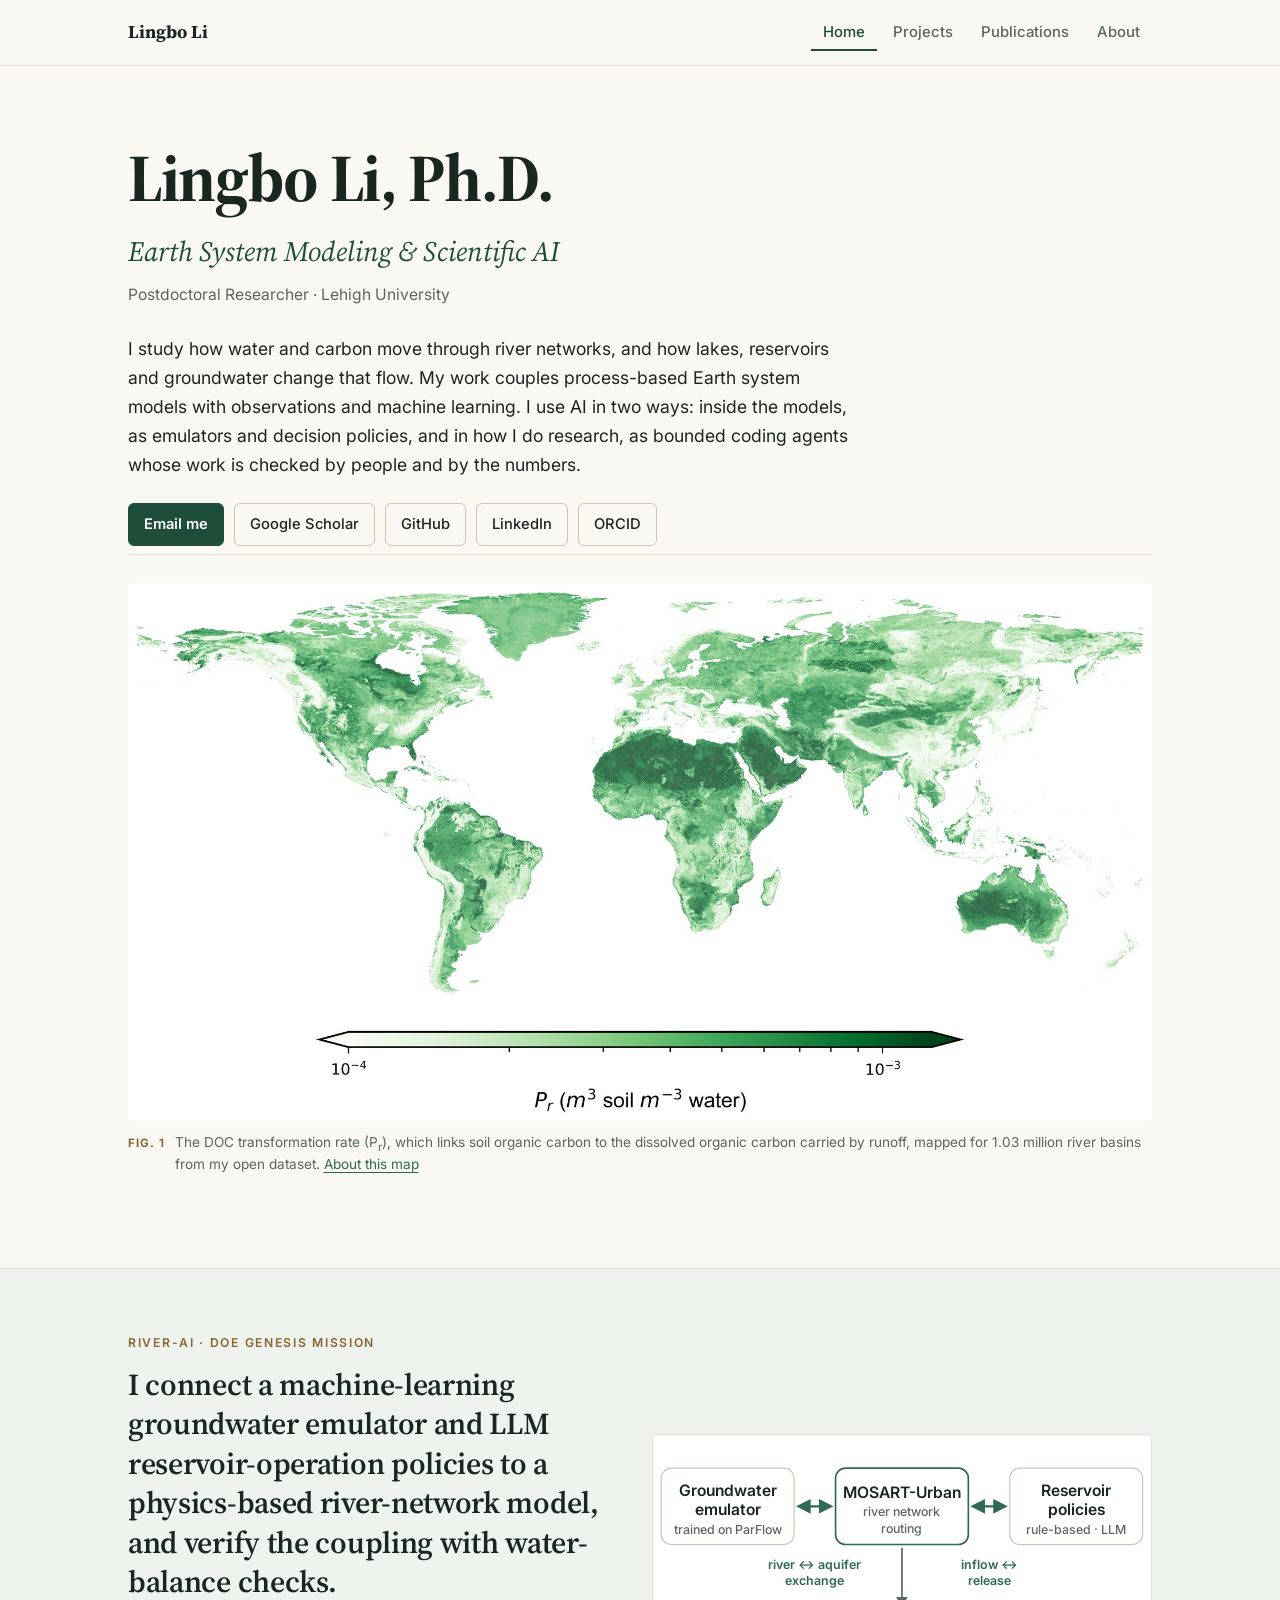
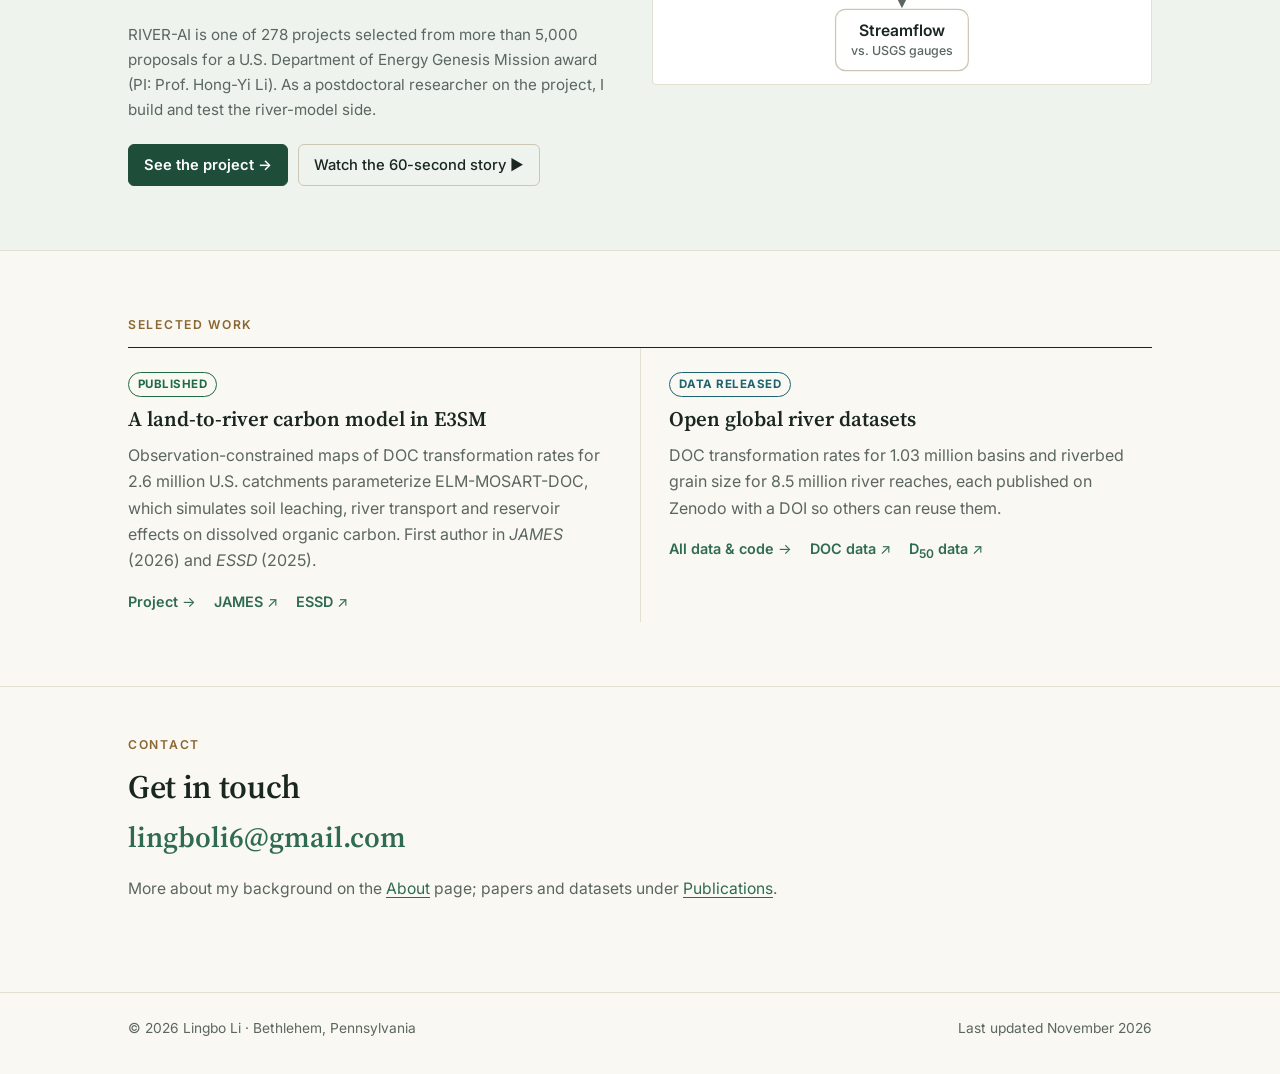
<file: index.html>
<!doctype html>
<html lang="en">
<head>
  <meta charset="utf-8" />
  <meta name="viewport" content="width=device-width, initial-scale=1" />
  <title>Lingbo Li, Ph.D. — Earth System Modeling &amp; Scientific AI</title>
  <meta name="description" content="Lingbo Li, Ph.D., postdoctoral researcher at Lehigh University. Earth system modeling and scientific AI: river carbon, lakes, groundwater and reservoir coupling in the DOE Genesis Mission project RIVER-AI, and open global river datasets." />
  <meta name="author" content="Lingbo Li" />
  <link rel="canonical" href="https://ceyxleo.github.io/" />
  <meta property="og:type" content="profile" />
  <meta property="og:title" content="Lingbo Li, Ph.D. — Earth System Modeling & Scientific AI" />
  <meta property="og:description" content="Physics-based river and Earth system models, coupled with machine learning and AI decision policies. Projects, publications, data and code." />
  <meta property="og:url" content="https://ceyxleo.github.io/" />
  <meta property="og:image" content="https://ceyxleo.github.io/assets/hero-doc-map.jpg" />
  <meta name="twitter:card" content="summary_large_image" />
  <meta name="theme-color" content="#1e4d3a" />
  <link rel="icon" href="assets/favicon.svg" type="image/svg+xml" />
  <link rel="preconnect" href="https://fonts.googleapis.com" />
  <link rel="preconnect" href="https://fonts.gstatic.com" crossorigin />
  <link href="https://fonts.googleapis.com/css2?family=Inter:wght@400;500;600;700&family=Source+Serif+4:ital,opsz,wght@0,8..60,500;0,8..60,600;0,8..60,700;1,8..60,500&display=swap" rel="stylesheet" />
  <link rel="stylesheet" href="styles.css" />
  <script type="application/ld+json">
  {
    "@context": "https://schema.org",
    "@type": "Person",
    "name": "Lingbo Li",
    "honorificSuffix": "Ph.D.",
    "jobTitle": "Postdoctoral Researcher",
    "affiliation": { "@type": "CollegeOrUniversity", "name": "Lehigh University" },
    "alumniOf": [
      { "@type": "CollegeOrUniversity", "name": "University of Houston" },
      { "@type": "CollegeOrUniversity", "name": "University at Buffalo" },
      { "@type": "CollegeOrUniversity", "name": "Chang'an University" }
    ],
    "knowsAbout": ["Earth system modeling", "Hydrology", "Scientific AI", "E3SM", "Riverine biogeochemistry", "Machine learning", "Geospatial data", "High-performance computing"],
    "email": "mailto:lingboli6@gmail.com",
    "url": "https://ceyxleo.github.io/",
    "sameAs": [
      "https://scholar.google.com/citations?user=C4_X7jQAAAAJ",
      "https://github.com/Ceyxleo",
      "https://www.linkedin.com/in/lingbo-li-ph-d-023a43292/",
      "https://orcid.org/0009-0007-9691-5369"
    ]
  }
  </script>
</head>
<body>
  <a class="skip" href="#main">Skip to content</a>
  <header class="topbar">
    <div class="topbar-inner">
      <a class="brand" href="./">Lingbo Li</a>
      <nav class="nav" aria-label="Main">
        <a href="./" aria-current="page">Home</a>
        <a href="projects.html">Projects</a>
        <a href="publications.html">Publications</a>
        <a href="about.html">About</a>
      </nav>
    </div>
  </header>

  <main id="main">
    <section class="home-hero">
      <div class="wrap">
        <h1>Lingbo Li, Ph.D.</h1>
        <p class="position">Earth System Modeling &amp; Scientific AI</p>
        <p class="role">Postdoctoral Researcher · Lehigh University</p>
        <p class="intro">I study how water and carbon move through river networks, and how lakes, reservoirs and groundwater change that flow. My work couples process-based Earth system models with observations and machine learning. I use AI in two ways: inside the models, as emulators and decision policies, and in how I do research, as bounded coding agents whose work is checked by people and by the numbers.</p>
        <ul class="links" aria-label="Contact and profiles">
          <li><a class="btn btn-primary" href="mailto:lingboli6@gmail.com">Email me</a></li>
          <li><a class="btn" href="https://scholar.google.com/citations?user=C4_X7jQAAAAJ&amp;hl=en" target="_blank" rel="noopener">Google Scholar</a></li>
          <li><a class="btn" href="https://github.com/Ceyxleo" target="_blank" rel="noopener">GitHub</a></li>
          <li><a class="btn" href="https://www.linkedin.com/in/lingbo-li-ph-d-023a43292/" target="_blank" rel="noopener">LinkedIn</a></li>
          <li><a class="btn" href="https://orcid.org/0009-0007-9691-5369" target="_blank" rel="noopener">ORCID</a></li>
        </ul>

        <figure class="atlas-figure">
          <img src="assets/hero-doc-map.jpg" width="1800" height="946" alt="World map of the dissolved organic carbon transformation rate, shaded from pale to dark green across 1.03 million river basins, with a color scale from 10^-4 to 10^-3." />
          <figcaption><span class="figno">Fig. 1</span><span>The DOC transformation rate (P<sub>r</sub>), which links soil organic carbon to the dissolved organic carbon carried by runoff, mapped for 1.03 million river basins from my open dataset. <a href="projects.html#global-doc">About this map</a></span></figcaption>
        </figure>
      </div>
    </section>

    <section class="band" aria-labelledby="genesis-title">
      <div class="wrap band-grid">
        <div>
          <p class="kicker">RIVER-AI · DOE Genesis Mission</p>
          <h2 id="genesis-title">I connect a machine-learning groundwater emulator and LLM reservoir-operation policies to a physics-based river-network model, and verify the coupling with water-balance checks.</h2>
          <p class="context">RIVER-AI is one of 278 projects selected from more than 5,000 proposals for a U.S. Department of Energy Genesis Mission award (PI: Prof. Hong-Yi Li). As a postdoctoral researcher on the project, I build and test the river-model side.</p>
          <a class="btn btn-primary" href="river-ai.html">See the project →</a>
          <a class="btn" href="story.html">Watch the 60-second story ▶</a>
        </div>
        <figure class="schematic fig">
<svg viewBox="0 0 600 300" role="img" aria-labelledby="sx1-t sx1-d">
                <title id="sx1-t">RIVER-AI coupling schematic</title>
                <desc id="sx1-d">A groundwater emulator and reservoir policies (rule-based or LLM) exchange water with the MOSART-Urban river network, which produces streamflow compared with gauges. The exchange interfaces are highlighted.</desc>
                <defs>
                  <marker id="sx1-a" viewBox="0 0 10 10" refX="8" refY="5" markerWidth="7" markerHeight="7" orient="auto-start-reverse"><path class="sx-head" d="M0 0 L10 5 L0 10 z" /></marker>
                  <marker id="sx1-m" viewBox="0 0 10 10" refX="8" refY="5" markerWidth="7" markerHeight="7" orient="auto-start-reverse"><path class="sx-head-m" d="M0 0 L10 5 L0 10 z" /></marker>
                </defs>
                <rect class="sx-box" x="10" y="40" width="160" height="92" rx="12" />
                <text class="sx-title" x="90" y="74" text-anchor="middle">Groundwater</text>
                <text class="sx-title" x="90" y="96" text-anchor="middle">emulator</text>
                <text class="sx-sub" x="90" y="119" text-anchor="middle">trained on ParFlow</text>

                <rect class="sx-box sx-core" x="220" y="40" width="160" height="92" rx="12" />
                <text class="sx-title" x="300" y="76" text-anchor="middle">MOSART-Urban</text>
                <text class="sx-sub" x="300" y="98" text-anchor="middle">river network</text>
                <text class="sx-sub" x="300" y="118" text-anchor="middle">routing</text>

                <rect class="sx-box" x="430" y="40" width="160" height="92" rx="12" />
                <text class="sx-title" x="510" y="74" text-anchor="middle">Reservoir</text>
                <text class="sx-title" x="510" y="96" text-anchor="middle">policies</text>
                <text class="sx-sub" x="510" y="119" text-anchor="middle">rule-based · LLM</text>

                <line class="sx-arrow" x1="176" y1="86" x2="214" y2="86" marker-start="url(#sx1-a)" marker-end="url(#sx1-a)" />
                <line class="sx-arrow" x1="386" y1="86" x2="424" y2="86" marker-start="url(#sx1-a)" marker-end="url(#sx1-a)" />
                <text class="sx-label" x="195" y="162" text-anchor="middle">river ↔ aquifer</text>
                <text class="sx-label" x="195" y="181" text-anchor="middle">exchange</text>
                <text class="sx-label" x="405" y="162" text-anchor="middle">inflow ↔</text>
                <text class="sx-label" x="405" y="181" text-anchor="middle">release</text>

                <line class="sx-arrow sx-plain" x1="300" y1="136" x2="300" y2="206" marker-end="url(#sx1-m)" />
                <rect class="sx-box" x="220" y="210" width="160" height="74" rx="12" />
                <text class="sx-title" x="300" y="242" text-anchor="middle">Streamflow</text>
                <text class="sx-sub" x="300" y="265" text-anchor="middle">vs. USGS gauges</text>
              </svg>
        </figure>
      </div>
    </section>

    <section class="selected" aria-labelledby="selected-title">
      <div class="wrap">
        <p class="kicker" id="selected-title">Selected work</p>
        <div class="pair">
          <article>
            <div class="badges"><span class="badge b-pub">Published</span></div>
            <h3>A land-to-river carbon model in E3SM</h3>
            <p>Observation-constrained maps of DOC transformation rates for 2.6 million U.S. catchments parameterize ELM-MOSART-DOC, which simulates soil leaching, river transport and reservoir effects on dissolved organic carbon. First author in <i>JAMES</i> (2026) and <i>ESSD</i> (2025).</p>
            <ul class="plinks">
              <li><a class="internal" href="projects.html#doc-model">Project</a></li>
              <li><a href="https://doi.org/10.1029/2025MS005307" target="_blank" rel="noopener">JAMES</a></li>
              <li><a href="https://doi.org/10.5194/essd-17-2713-2025" target="_blank" rel="noopener">ESSD</a></li>
            </ul>
          </article>
          <article>
            <div class="badges"><span class="badge b-rel">Data released</span></div>
            <h3>Open global river datasets</h3>
            <p>DOC transformation rates for 1.03 million basins and riverbed grain size for 8.5 million river reaches, each published on Zenodo with a DOI so others can reuse them.</p>
            <ul class="plinks">
              <li><a class="internal" href="publications.html#data-code">All data &amp; code</a></li>
              <li><a href="https://doi.org/10.5281/zenodo.20436899" target="_blank" rel="noopener">DOC data</a></li>
              <li><a href="https://doi.org/10.5281/zenodo.20106874" target="_blank" rel="noopener">D<sub>50</sub> data</a></li>
            </ul>
          </article>
        </div>
      </div>
    </section>

    <section class="contact-strip" aria-labelledby="contact-title">
      <div class="wrap">
        <p class="kicker">Contact</p>
        <h2 id="contact-title">Get in touch</h2>
        <p><a class="email" href="mailto:lingboli6@gmail.com">lingboli6@gmail.com</a></p>
        <p class="role">More about my background on the <a href="about.html">About</a> page; papers and datasets under <a href="publications.html">Publications</a>.</p>
      </div>
    </section>
  </main>

  <footer class="footer">
    <div class="wrap">
      <span>© 2026 Lingbo Li · Bethlehem, Pennsylvania</span>
      <span>Last updated November 2026</span>
    </div>
  </footer>
</body>
</html>
</file>
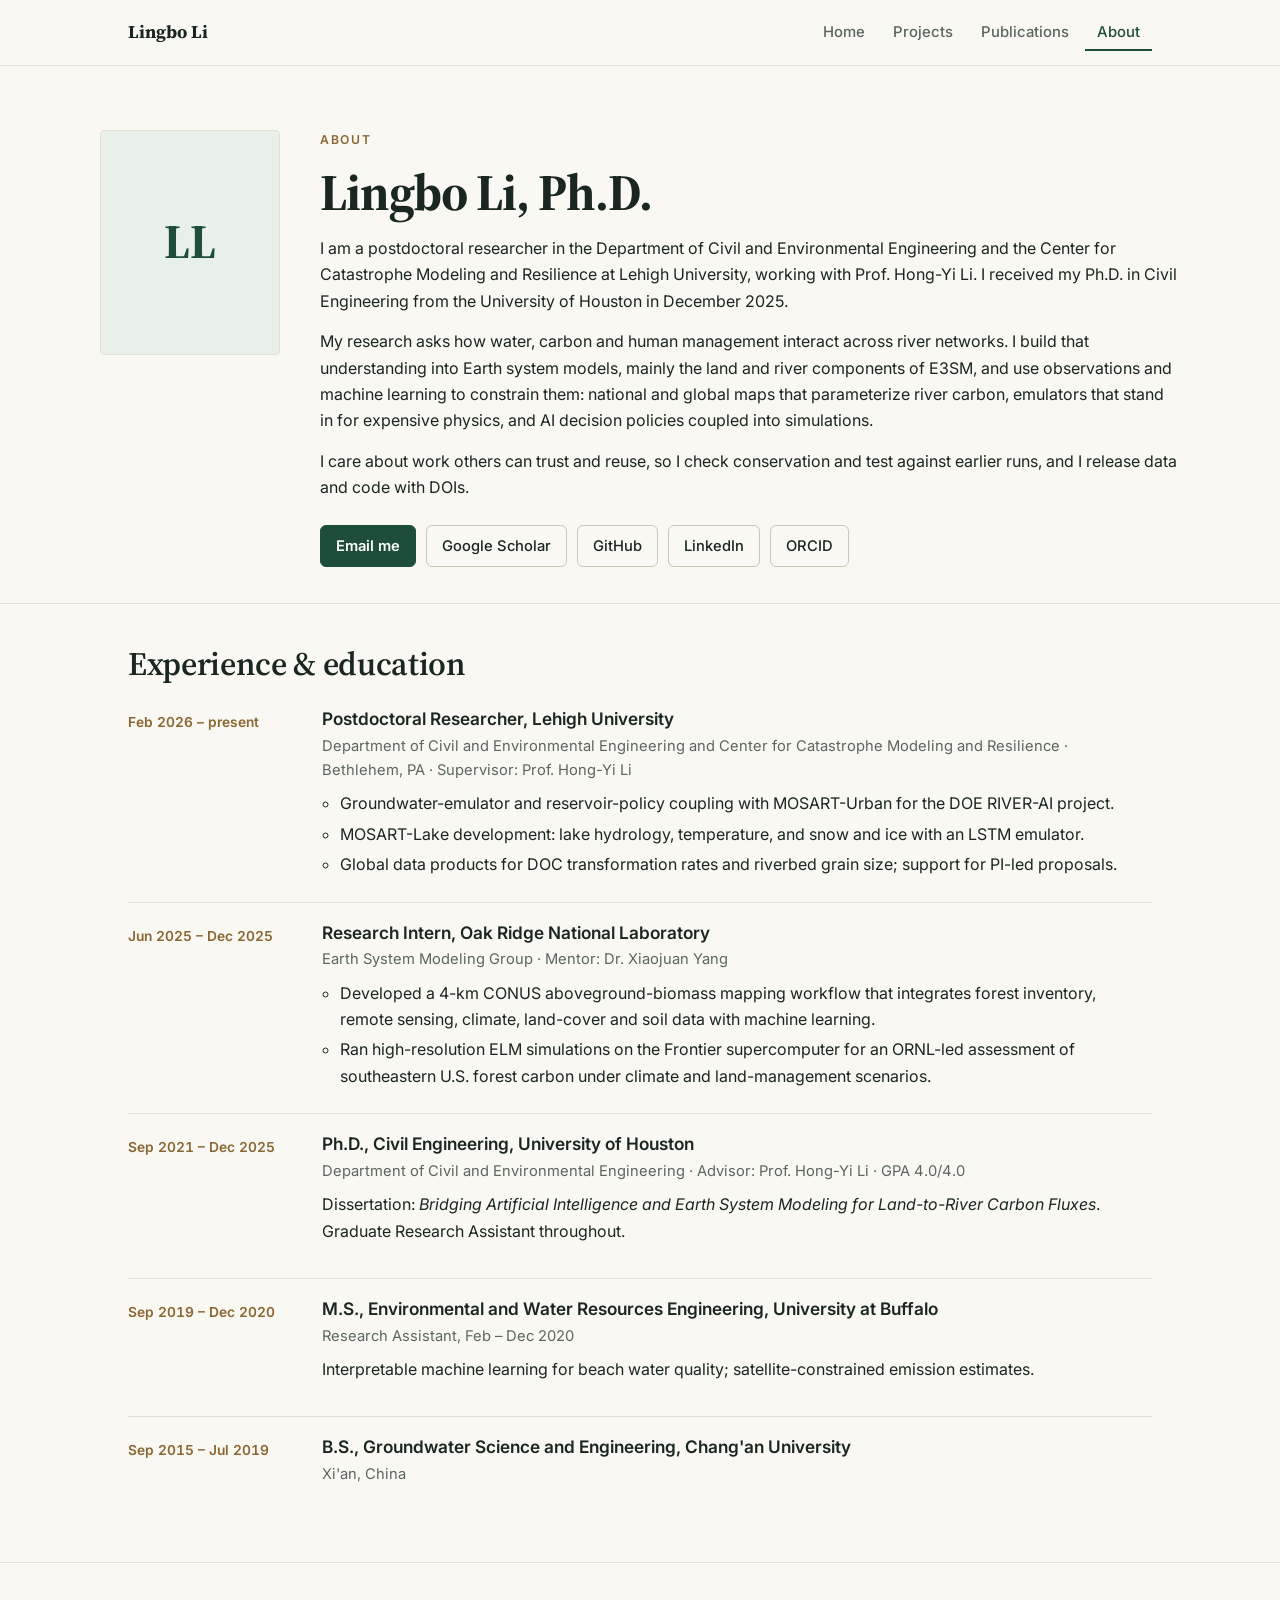
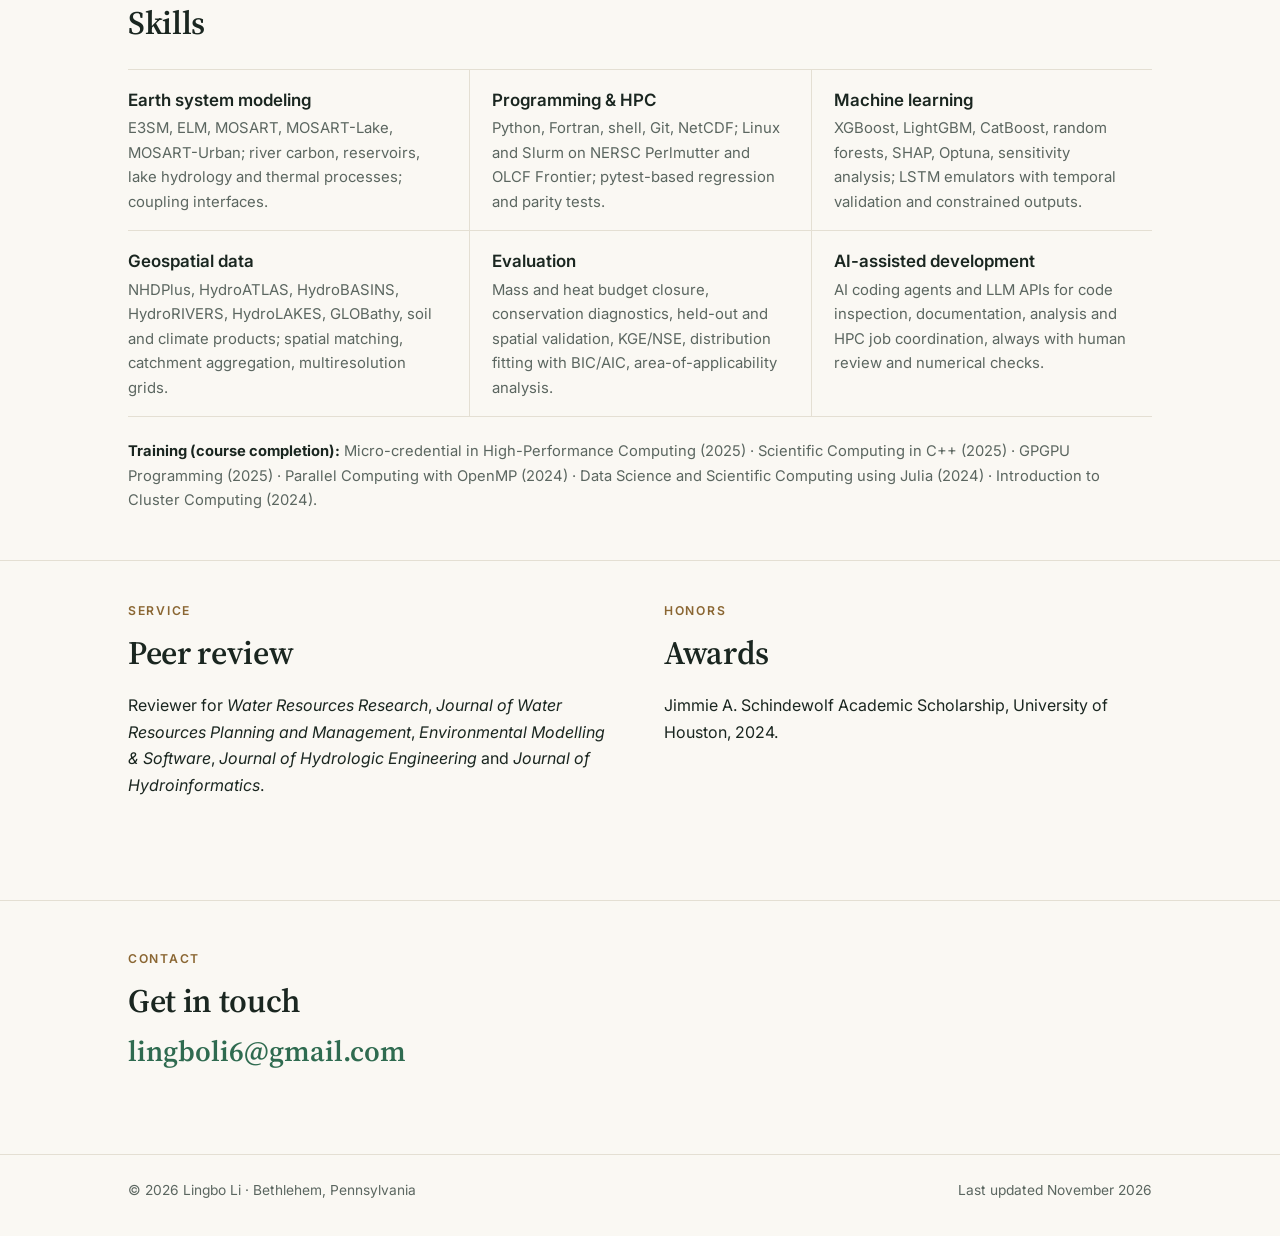
<file: about.html>
<!doctype html>
<html lang="en">
<head>
  <meta charset="utf-8" />
  <meta name="viewport" content="width=device-width, initial-scale=1" />
  <title>About — Lingbo Li</title>
  <meta name="description" content="About Lingbo Li, Ph.D.: postdoctoral researcher at Lehigh University. Experience, education, skills, service and contact." />
  <meta name="author" content="Lingbo Li" />
  <link rel="canonical" href="https://ceyxleo.github.io/about.html" />
  <meta property="og:type" content="profile" />
  <meta property="og:title" content="About — Lingbo Li" />
  <meta property="og:description" content="Postdoctoral researcher in Earth system modeling and scientific AI at Lehigh University." />
  <meta property="og:url" content="https://ceyxleo.github.io/about.html" />
  <meta property="og:image" content="https://ceyxleo.github.io/assets/hero-doc-map.jpg" />
  <meta name="twitter:card" content="summary_large_image" />
  <meta name="theme-color" content="#1e4d3a" />
  <link rel="icon" href="assets/favicon.svg" type="image/svg+xml" />
  <link rel="preconnect" href="https://fonts.googleapis.com" />
  <link rel="preconnect" href="https://fonts.gstatic.com" crossorigin />
  <link href="https://fonts.googleapis.com/css2?family=Inter:wght@400;500;600;700&family=Source+Serif+4:ital,opsz,wght@0,8..60,500;0,8..60,600;0,8..60,700;1,8..60,500&display=swap" rel="stylesheet" />
  <link rel="stylesheet" href="styles.css" />
</head>
<body>
  <a class="skip" href="#main">Skip to content</a>
  <header class="topbar">
    <div class="topbar-inner">
      <a class="brand" href="./">Lingbo Li</a>
      <nav class="nav" aria-label="Main">
        <a href="./">Home</a>
        <a href="projects.html">Projects</a>
        <a href="publications.html">Publications</a>
        <a href="about.html" aria-current="page">About</a>
      </nav>
    </div>
  </header>

  <main id="main">
    <section class="wrap about-head">
      <!-- Replace the monogram with <img src="assets/photo.jpg" alt="Lingbo Li"> once a photo is available. -->
      <div class="portrait" aria-hidden="true">LL</div>
      <div>
        <p class="kicker">About</p>
        <h1>Lingbo Li, Ph.D.</h1>
        <p>I am a postdoctoral researcher in the Department of Civil and Environmental Engineering and the Center for Catastrophe Modeling and Resilience at Lehigh University, working with Prof. Hong-Yi Li. I received my Ph.D. in Civil Engineering from the University of Houston in December 2025.</p>
        <p>My research asks how water, carbon and human management interact across river networks. I build that understanding into Earth system models, mainly the land and river components of E3SM, and use observations and machine learning to constrain them: national and global maps that parameterize river carbon, emulators that stand in for expensive physics, and AI decision policies coupled into simulations.</p>
        <p>I care about work others can trust and reuse, so I check conservation and test against earlier runs, and I release data and code with DOIs.</p>
        <ul class="links" aria-label="Contact and profiles">
          <li><a class="btn btn-primary" href="mailto:lingboli6@gmail.com">Email me</a></li>
          <li><a class="btn" href="https://scholar.google.com/citations?user=C4_X7jQAAAAJ&amp;hl=en" target="_blank" rel="noopener">Google Scholar</a></li>
          <li><a class="btn" href="https://github.com/Ceyxleo" target="_blank" rel="noopener">GitHub</a></li>
          <li><a class="btn" href="https://www.linkedin.com/in/lingbo-li-ph-d-023a43292/" target="_blank" rel="noopener">LinkedIn</a></li>
          <li><a class="btn" href="https://orcid.org/0009-0007-9691-5369" target="_blank" rel="noopener">ORCID</a></li>
        </ul>
      </div>
    </section>

    <section class="section" id="experience" aria-labelledby="exp-title">
      <div class="wrap">
        <div class="section-title"><h2 id="exp-title">Experience &amp; education</h2></div>
        <ol class="timeline">
          <li>
            <p class="when">Feb 2026 – present</p>
            <div>
              <h3>Postdoctoral Researcher, Lehigh University</h3>
              <p class="org">Department of Civil and Environmental Engineering and Center for Catastrophe Modeling and Resilience · Bethlehem, PA · Supervisor: Prof. Hong-Yi Li</p>
              <ul>
                <li>Groundwater-emulator and reservoir-policy coupling with MOSART-Urban for the DOE RIVER-AI project.</li>
                <li>MOSART-Lake development: lake hydrology, temperature, and snow and ice with an LSTM emulator.</li>
                <li>Global data products for DOC transformation rates and riverbed grain size; support for PI-led proposals.</li>
              </ul>
            </div>
          </li>
          <li>
            <p class="when">Jun 2025 – Dec 2025</p>
            <div>
              <h3>Research Intern, Oak Ridge National Laboratory</h3>
              <p class="org">Earth System Modeling Group · Mentor: Dr. Xiaojuan Yang</p>
              <ul>
                <li>Developed a 4-km CONUS aboveground-biomass mapping workflow that integrates forest inventory, remote sensing, climate, land-cover and soil data with machine learning.</li>
                <li>Ran high-resolution ELM simulations on the Frontier supercomputer for an ORNL-led assessment of southeastern U.S. forest carbon under climate and land-management scenarios.</li>
              </ul>
            </div>
          </li>
          <li>
            <p class="when">Sep 2021 – Dec 2025</p>
            <div>
              <h3>Ph.D., Civil Engineering, University of Houston</h3>
              <p class="org">Department of Civil and Environmental Engineering · Advisor: Prof. Hong-Yi Li · GPA 4.0/4.0</p>
              <p>Dissertation: <em>Bridging Artificial Intelligence and Earth System Modeling for Land-to-River Carbon Fluxes</em>. Graduate Research Assistant throughout.</p>
            </div>
          </li>
          <li>
            <p class="when">Sep 2019 – Dec 2020</p>
            <div>
              <h3>M.S., Environmental and Water Resources Engineering, University at Buffalo</h3>
              <p class="org">Research Assistant, Feb – Dec 2020</p>
              <p>Interpretable machine learning for beach water quality; satellite-constrained emission estimates.</p>
            </div>
          </li>
          <li>
            <p class="when">Sep 2015 – Jul 2019</p>
            <div>
              <h3>B.S., Groundwater Science and Engineering, Chang'an University</h3>
              <p class="org">Xi'an, China</p>
            </div>
          </li>
        </ol>
      </div>
    </section>

    <section class="section" id="skills" aria-labelledby="skills-title">
      <div class="wrap">
        <div class="section-title"><h2 id="skills-title">Skills</h2></div>
        <div class="skills">
          <div class="skill">
            <h3>Earth system modeling</h3>
            <p>E3SM, ELM, MOSART, MOSART-Lake, MOSART-Urban; river carbon, reservoirs, lake hydrology and thermal processes; coupling interfaces.</p>
          </div>
          <div class="skill">
            <h3>Programming &amp; HPC</h3>
            <p>Python, Fortran, shell, Git, NetCDF; Linux and Slurm on NERSC Perlmutter and OLCF Frontier; pytest-based regression and parity tests.</p>
          </div>
          <div class="skill">
            <h3>Machine learning</h3>
            <p>XGBoost, LightGBM, CatBoost, random forests, SHAP, Optuna, sensitivity analysis; LSTM emulators with temporal validation and constrained outputs.</p>
          </div>
          <div class="skill">
            <h3>Geospatial data</h3>
            <p>NHDPlus, HydroATLAS, HydroBASINS, HydroRIVERS, HydroLAKES, GLOBathy, soil and climate products; spatial matching, catchment aggregation, multiresolution grids.</p>
          </div>
          <div class="skill">
            <h3>Evaluation</h3>
            <p>Mass and heat budget closure, conservation diagnostics, held-out and spatial validation, KGE/NSE, distribution fitting with BIC/AIC, area-of-applicability analysis.</p>
          </div>
          <div class="skill">
            <h3>AI-assisted development</h3>
            <p>AI coding agents and LLM APIs for code inspection, documentation, analysis and HPC job coordination, always with human review and numerical checks.</p>
          </div>
        </div>
        <p class="training"><strong>Training (course completion):</strong> Micro-credential in High-Performance Computing (2025) · Scientific Computing in C++ (2025) · GPGPU Programming (2025) · Parallel Computing with OpenMP (2024) · Data Science and Scientific Computing using Julia (2024) · Introduction to Cluster Computing (2024).</p>
      </div>
    </section>

    <section class="section" id="service" aria-label="Service and honors">
      <div class="wrap two-col">
        <div>
          <p class="kicker">Service</p>
          <h2 id="service-title">Peer review</h2>
          <p>Reviewer for <i>Water Resources Research</i>, <i>Journal of Water Resources Planning and Management</i>, <i>Environmental Modelling &amp; Software</i>, <i>Journal of Hydrologic Engineering</i> and <i>Journal of Hydroinformatics</i>.</p>
        </div>
        <div>
          <p class="kicker">Honors</p>
          <h2>Awards</h2>
          <p>Jimmie A. Schindewolf Academic Scholarship, University of Houston, 2024.</p>
        </div>
      </div>
    </section>

    <section class="contact-strip" id="contact" aria-labelledby="contact-title">
      <div class="wrap">
        <p class="kicker">Contact</p>
        <h2 id="contact-title">Get in touch</h2>
        <p><a class="email" href="mailto:lingboli6@gmail.com">lingboli6@gmail.com</a></p>
      </div>
    </section>
  </main>

  <footer class="footer">
    <div class="wrap">
      <span>© 2026 Lingbo Li · Bethlehem, Pennsylvania</span>
      <span>Last updated November 2026</span>
    </div>
  </footer>
</body>
</html>
</file>
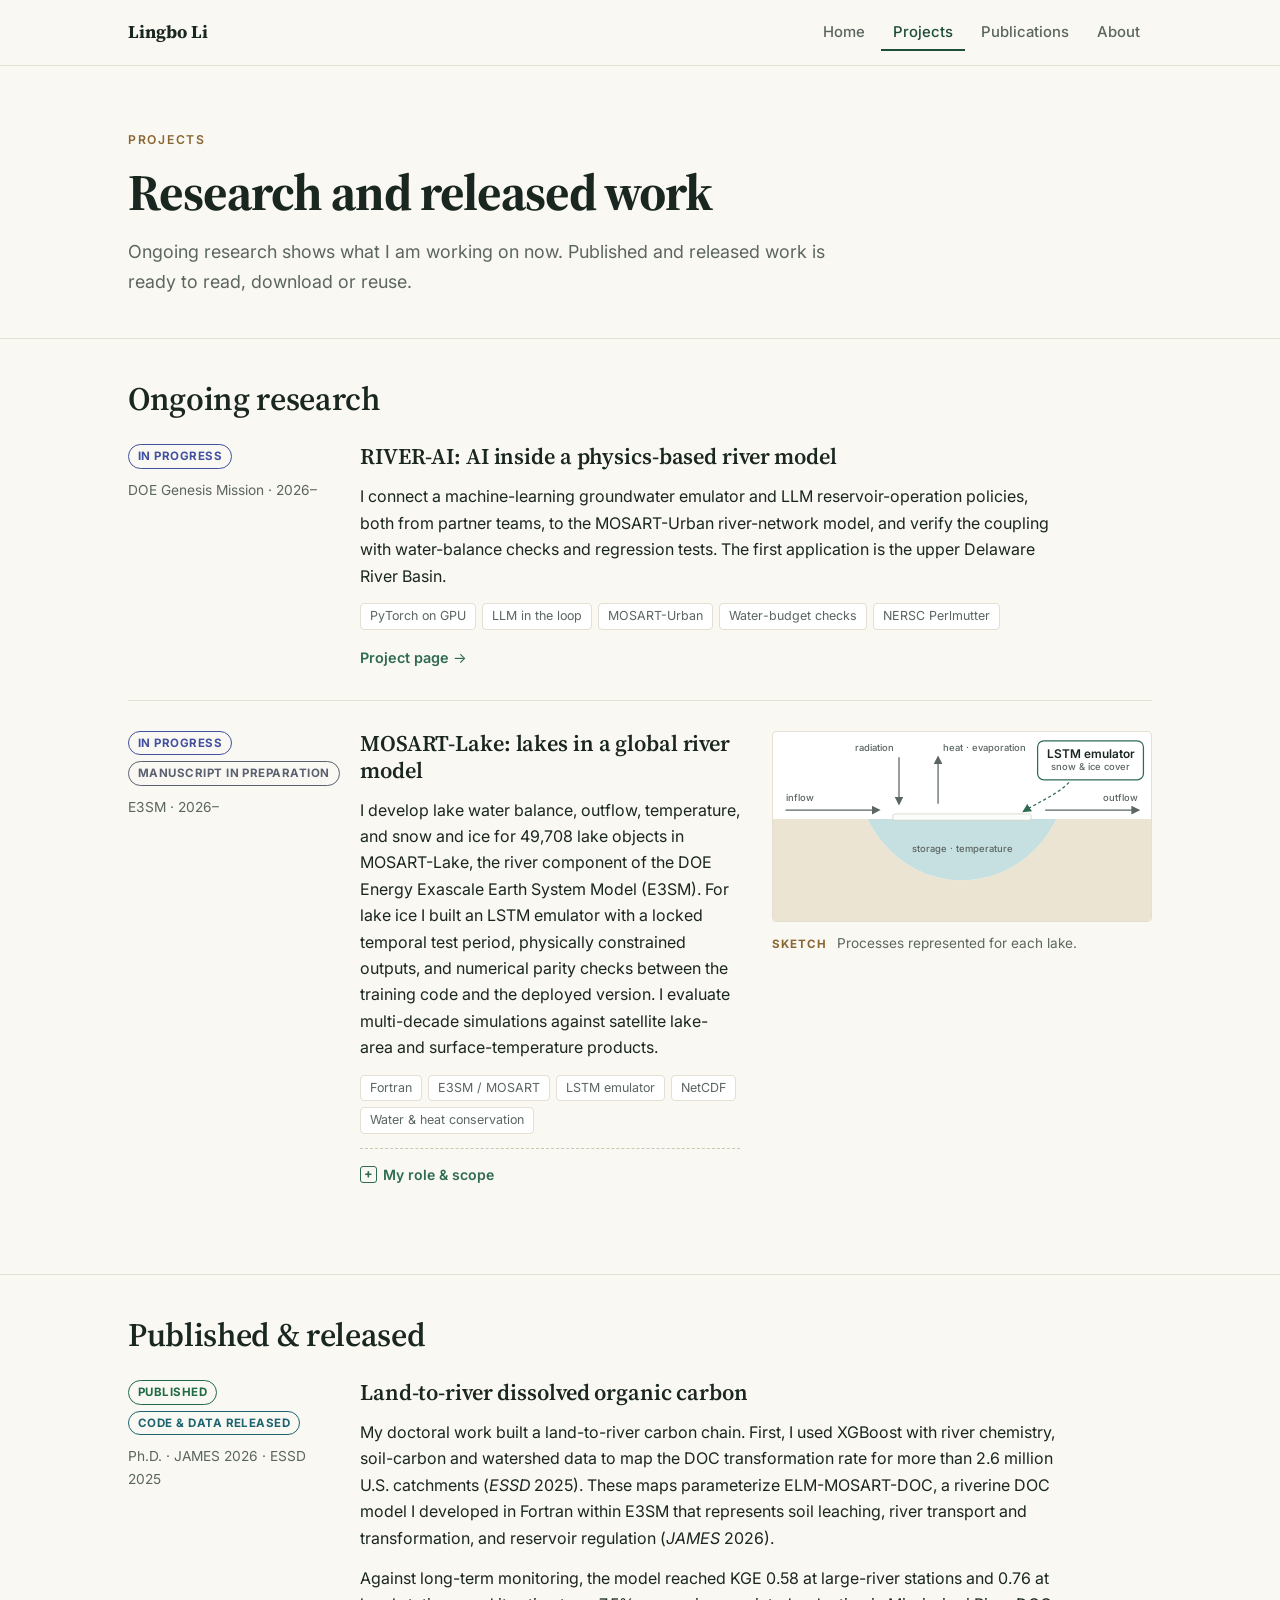
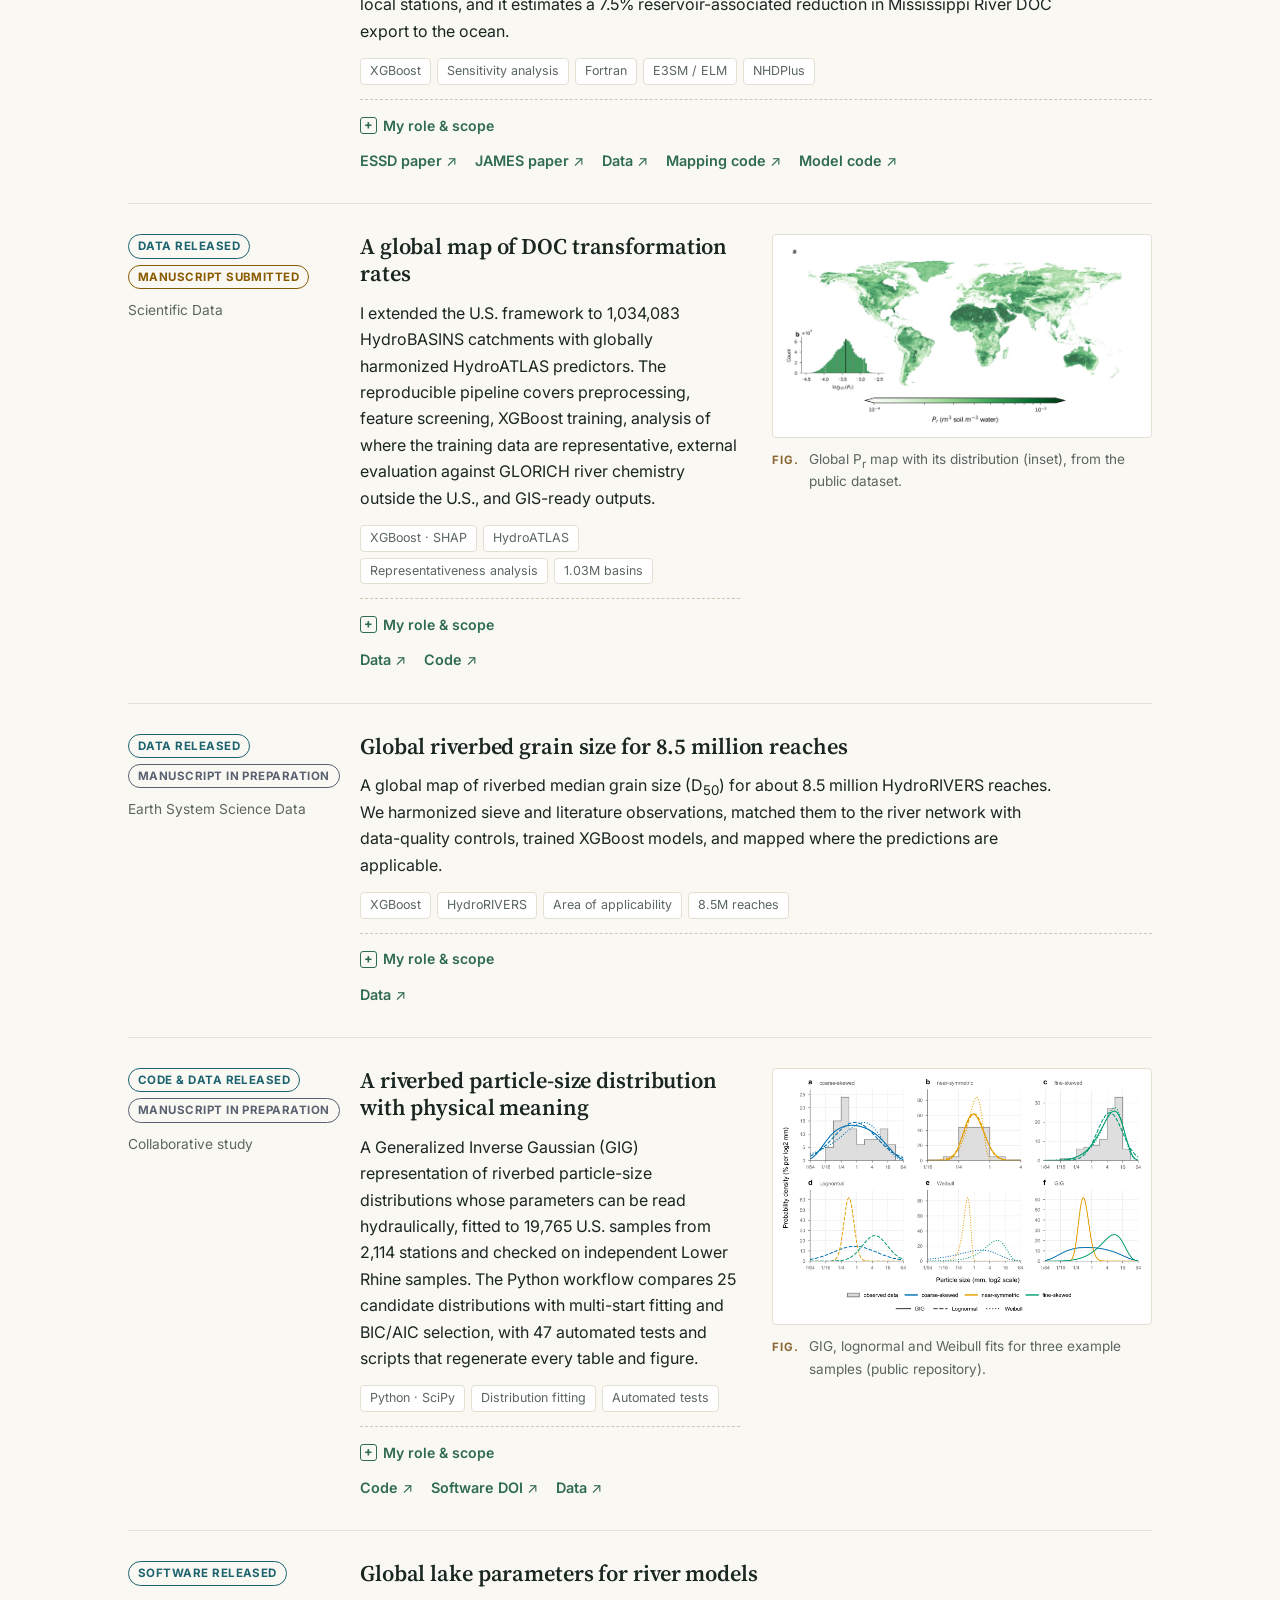
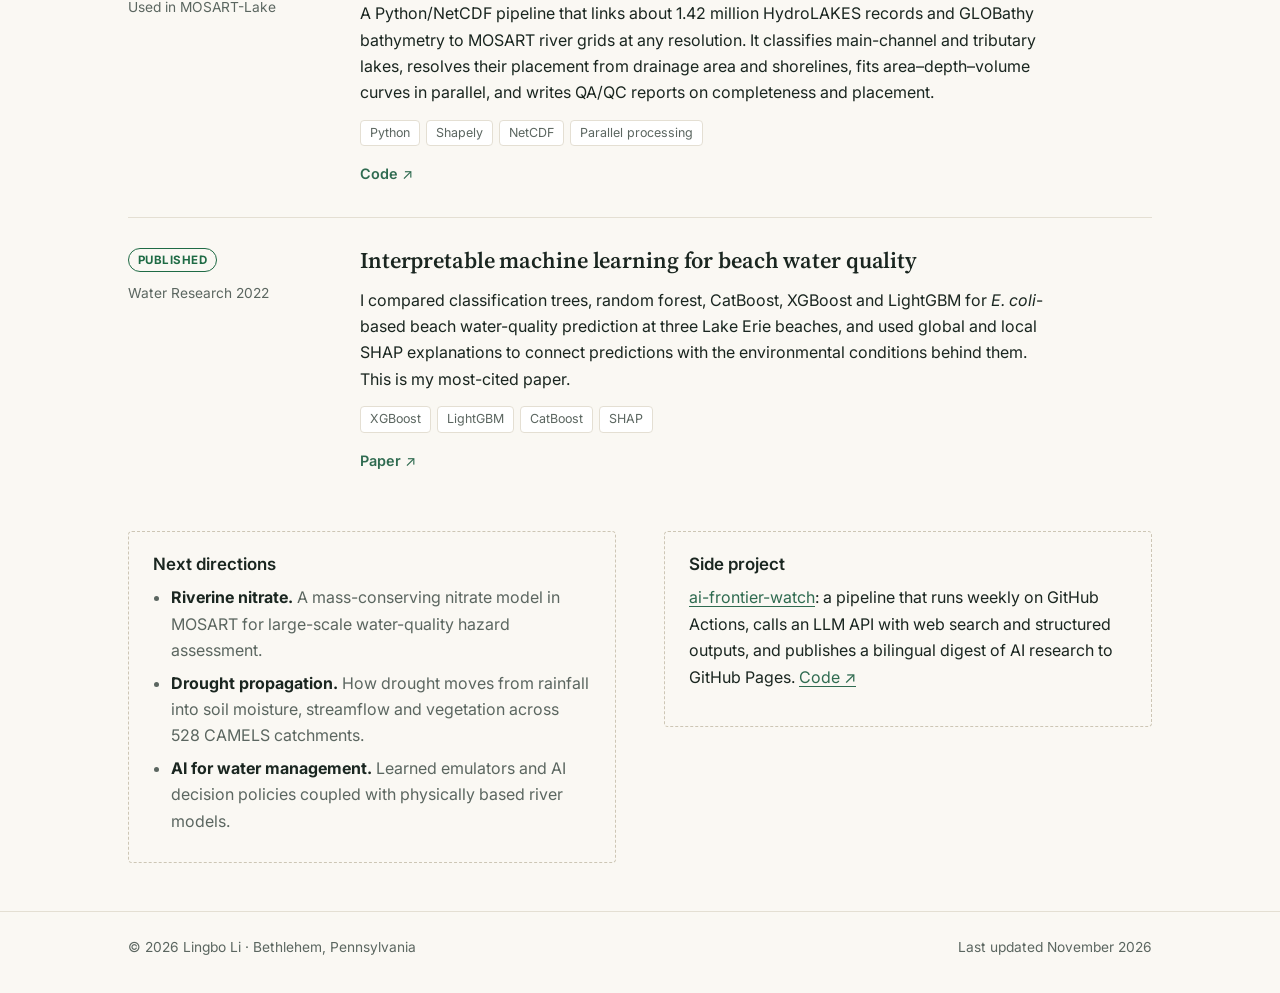
<file: projects.html>
<!doctype html>
<html lang="en">
<head>
  <meta charset="utf-8" />
  <meta name="viewport" content="width=device-width, initial-scale=1" />
  <title>Projects — Lingbo Li</title>
  <meta name="description" content="Projects by Lingbo Li: RIVER-AI (DOE Genesis Mission), MOSART-Lake, land-to-river dissolved organic carbon modeling, global DOC and riverbed grain-size datasets, and open research software." />
  <meta name="author" content="Lingbo Li" />
  <link rel="canonical" href="https://ceyxleo.github.io/projects.html" />
  <meta property="og:type" content="website" />
  <meta property="og:title" content="Projects — Lingbo Li" />
  <meta property="og:description" content="Ongoing research and published, reusable work in Earth system modeling and scientific AI." />
  <meta property="og:url" content="https://ceyxleo.github.io/projects.html" />
  <meta property="og:image" content="https://ceyxleo.github.io/assets/hero-doc-map.jpg" />
  <meta name="twitter:card" content="summary_large_image" />
  <meta name="theme-color" content="#1e4d3a" />
  <link rel="icon" href="assets/favicon.svg" type="image/svg+xml" />
  <link rel="preconnect" href="https://fonts.googleapis.com" />
  <link rel="preconnect" href="https://fonts.gstatic.com" crossorigin />
  <link href="https://fonts.googleapis.com/css2?family=Inter:wght@400;500;600;700&family=Source+Serif+4:ital,opsz,wght@0,8..60,500;0,8..60,600;0,8..60,700;1,8..60,500&display=swap" rel="stylesheet" />
  <link rel="stylesheet" href="styles.css" />
</head>
<body>
  <a class="skip" href="#main">Skip to content</a>
  <header class="topbar">
    <div class="topbar-inner">
      <a class="brand" href="./">Lingbo Li</a>
      <nav class="nav" aria-label="Main">
        <a href="./">Home</a>
        <a href="projects.html" aria-current="page">Projects</a>
        <a href="publications.html">Publications</a>
        <a href="about.html">About</a>
      </nav>
    </div>
  </header>

  <main id="main">
    <section class="page-head">
      <div class="wrap">
        <p class="kicker">Projects</p>
        <h1>Research and released work</h1>
        <p class="lead">Ongoing research shows what I am working on now. Published and released work is ready to read, download or reuse.</p>
      </div>
    </section>

    <!-- ============ ONGOING ============ -->
    <section class="section" aria-labelledby="ongoing-title">
      <div class="wrap">
        <div class="section-title"><h2 id="ongoing-title">Ongoing research</h2></div>

        <article class="entry" id="river-ai">
          <div class="entry-meta">
            <div class="badges"><span class="badge b-dev">In progress</span></div>
            DOE Genesis Mission · 2026–
          </div>
          <div class="entry-body">
            <h3>RIVER-AI: AI inside a physics-based river model</h3>
            <p>I connect a machine-learning groundwater emulator and LLM reservoir-operation policies, both from partner teams, to the MOSART-Urban river-network model, and verify the coupling with water-balance checks and regression tests. The first application is the upper Delaware River Basin.</p>
            <ul class="tags"><li>PyTorch on GPU</li><li>LLM in the loop</li><li>MOSART-Urban</li><li>Water-budget checks</li><li>NERSC Perlmutter</li></ul>
            <ul class="plinks"><li><a class="internal" href="river-ai.html">Project page</a></li></ul>
          </div>
        </article>

        <article class="entry has-fig" id="mosart-lake">
          <div class="entry-meta">
            <div class="badges"><span class="badge b-dev">In progress</span><span class="badge b-prep">Manuscript in preparation</span></div>
            E3SM · 2026–
          </div>
          <div class="entry-body">
            <div class="entry-text">
              <h3>MOSART-Lake: lakes in a global river model</h3>
              <p>I develop lake water balance, outflow, temperature, and snow and ice for 49,708 lake objects in MOSART-Lake, the river component of the DOE Energy Exascale Earth System Model (E3SM). For lake ice I built an LSTM emulator with a locked temporal test period, physically constrained outputs, and numerical parity checks between the training code and the deployed version. I evaluate multi-decade simulations against satellite lake-area and surface-temperature products.</p>
              <ul class="tags"><li>Fortran</li><li>E3SM / MOSART</li><li>LSTM emulator</li><li>NetCDF</li><li>Water &amp; heat conservation</li></ul>
              <details>
                <summary>My role &amp; scope</summary>
                <p>Model development, the snow and ice emulator, simulation diagnostics and the manuscript draft. The model is still under development, so performance numbers will be shared after publication.</p>
              </details>
            </div>
            <figure class="schematic fig">
<svg viewBox="0 0 600 300" role="img" aria-labelledby="sx2-t sx2-d">
                <title id="sx2-t">MOSART-Lake process schematic</title>
                <desc id="sx2-d">A lake on a river: river inflow, lake storage and temperature, outflow downstream, heat exchange with the atmosphere, and a snow and ice cover predicted by an LSTM emulator.</desc>
                <defs>
                  <marker id="sx2-a" viewBox="0 0 10 10" refX="8" refY="5" markerWidth="7" markerHeight="7" orient="auto-start-reverse"><path class="sx-head" d="M0 0 L10 5 L0 10 z" /></marker>
                  <marker id="sx2-m" viewBox="0 0 10 10" refX="8" refY="5" markerWidth="7" markerHeight="7" orient="auto-start-reverse"><path class="sx-head-m" d="M0 0 L10 5 L0 10 z" /></marker>
                </defs>
                <path class="sx-land" d="M0 138 L150 138 C 215 268, 385 268, 450 138 L600 138 L600 300 L0 300 Z" />
                <path class="sx-water" d="M150 138 C 215 268, 385 268, 450 138 Z" />
                <rect class="sx-ice" x="190" y="130" width="220" height="10" rx="4" />
                <text class="sx-sub" x="300" y="190" text-anchor="middle">storage · temperature</text>

                <line class="sx-arrow sx-plain" x1="20" y1="124" x2="168" y2="124" marker-end="url(#sx2-m)" />
                <text class="sx-label sx-muted" x="20" y="110">inflow</text>
                <line class="sx-arrow sx-plain" x1="432" y1="124" x2="580" y2="124" marker-end="url(#sx2-m)" />
                <text class="sx-label sx-muted" x="580" y="110" text-anchor="end">outflow</text>

                <line class="sx-arrow sx-plain" x1="200" y1="40" x2="200" y2="114" marker-end="url(#sx2-m)" />
                <line class="sx-arrow sx-plain" x1="262" y1="114" x2="262" y2="40" marker-end="url(#sx2-m)" />
                <text class="sx-label sx-muted" x="192" y="30" text-anchor="end">radiation</text>
                <text class="sx-label sx-muted" x="270" y="30">heat · evaporation</text>

                <rect class="sx-box sx-core" x="420" y="14" width="168" height="62" rx="10" />
                <text class="sx-title" x="504" y="41" text-anchor="middle">LSTM emulator</text>
                <text class="sx-sub" x="504" y="61" text-anchor="middle">snow &amp; ice cover</text>
                <path class="sx-arrow sx-dash" d="M470 80 C 450 100, 420 112, 398 126" marker-end="url(#sx2-a)" />
              </svg>
              <figcaption><span class="figno">Sketch</span><span>Processes represented for each lake.</span></figcaption>
            </figure>
          </div>
        </article>
      </div>
    </section>

    <!-- ============ PUBLISHED & RELEASED ============ -->
    <section class="section" aria-labelledby="released-title">
      <div class="wrap">
        <div class="section-title"><h2 id="released-title">Published &amp; released</h2></div>

        <article class="entry" id="doc-model">
          <div class="entry-meta">
            <div class="badges"><span class="badge b-pub">Published</span><span class="badge b-rel">Code &amp; data released</span></div>
            Ph.D. · JAMES 2026 · ESSD 2025
          </div>
          <div class="entry-body">
            <h3>Land-to-river dissolved organic carbon</h3>
            <p>My doctoral work built a land-to-river carbon chain. First, I used XGBoost with river chemistry, soil-carbon and watershed data to map the DOC transformation rate for more than 2.6 million U.S. catchments (<i>ESSD</i> 2025). These maps parameterize ELM-MOSART-DOC, a riverine DOC model I developed in Fortran within E3SM that represents soil leaching, river transport and transformation, and reservoir regulation (<i>JAMES</i> 2026).</p>
            <p>Against long-term monitoring, the model reached KGE 0.58 at large-river stations and 0.76 at local stations, and it estimates a 7.5% reservoir-associated reduction in Mississippi River DOC export to the ocean.</p>
            <ul class="tags"><li>XGBoost</li><li>Sensitivity analysis</li><li>Fortran</li><li>E3SM / ELM</li><li>NHDPlus</li></ul>
            <details>
              <summary>My role &amp; scope</summary>
              <p>First author of both papers; led model development, mapping and evaluation. The model code builds on E3SM v2.1.0, whose wider codebase belongs to the E3SM community.</p>
            </details>
            <ul class="plinks">
              <li><a href="https://doi.org/10.5194/essd-17-2713-2025" target="_blank" rel="noopener">ESSD paper</a></li>
              <li><a href="https://doi.org/10.1029/2025MS005307" target="_blank" rel="noopener">JAMES paper</a></li>
              <li><a href="https://doi.org/10.5281/zenodo.14563816" target="_blank" rel="noopener">Data</a></li>
              <li><a href="https://github.com/Ceyxleo/DOC-Param-Map" target="_blank" rel="noopener">Mapping code</a></li>
              <li><a href="https://doi.org/10.5281/zenodo.17730412" target="_blank" rel="noopener">Model code</a></li>
            </ul>
          </div>
        </article>

        <article class="entry has-fig" id="global-doc">
          <div class="entry-meta">
            <div class="badges"><span class="badge b-rel">Data released</span><span class="badge b-sub">Manuscript submitted</span></div>
            Scientific Data
          </div>
          <div class="entry-body">
            <div class="entry-text">
              <h3>A global map of DOC transformation rates</h3>
              <p>I extended the U.S. framework to 1,034,083 HydroBASINS catchments with globally harmonized HydroATLAS predictors. The reproducible pipeline covers preprocessing, feature screening, XGBoost training, analysis of where the training data are representative, external evaluation against GLORICH river chemistry outside the U.S., and GIS-ready outputs.</p>
              <ul class="tags"><li>XGBoost · SHAP</li><li>HydroATLAS</li><li>Representativeness analysis</li><li>1.03M basins</li></ul>
              <details>
                <summary>My role &amp; scope</summary>
                <p>First author; designed and ran the full workflow. The manuscript is submitted to Scientific Data; the dataset and code are already public.</p>
              </details>
              <ul class="plinks">
                <li><a href="https://doi.org/10.5281/zenodo.20436899" target="_blank" rel="noopener">Data</a></li>
                <li><a href="https://github.com/Ceyxleo/Global_pr_map" target="_blank" rel="noopener">Code</a></li>
              </ul>
            </div>
            <figure class="fig">
              <img src="assets/global-doc-map.jpg" width="1600" height="821" loading="lazy" alt="World map of the DOC transformation rate Pr, shaded light to dark green, with a histogram inset of log10 Pr." />
              <figcaption><span class="figno">Fig.</span><span>Global P<sub>r</sub> map with its distribution (inset), from the public dataset.</span></figcaption>
            </figure>
          </div>
        </article>

        <article class="entry" id="d50">
          <div class="entry-meta">
            <div class="badges"><span class="badge b-rel">Data released</span><span class="badge b-prep">Manuscript in preparation</span></div>
            Earth System Science Data
          </div>
          <div class="entry-body">
            <h3>Global riverbed grain size for 8.5 million reaches</h3>
            <p>A global map of riverbed median grain size (D<sub>50</sub>) for about 8.5 million HydroRIVERS reaches. We harmonized sieve and literature observations, matched them to the river network with data-quality controls, trained XGBoost models, and mapped where the predictions are applicable.</p>
            <ul class="tags"><li>XGBoost</li><li>HydroRIVERS</li><li>Area of applicability</li><li>8.5M reaches</li></ul>
            <details>
              <summary>My role &amp; scope</summary>
              <p>Equal-contribution author with Kseniia A. Gerasimova: data harmonization, model development and improvement, and figures. The public dataset is an earlier version than the manuscript in revision.</p>
            </details>
            <ul class="plinks"><li><a href="https://doi.org/10.5281/zenodo.20106874" target="_blank" rel="noopener">Data</a></li></ul>
          </div>
        </article>

        <article class="entry has-fig" id="gig">
          <div class="entry-meta">
            <div class="badges"><span class="badge b-rel">Code &amp; data released</span><span class="badge b-prep">Manuscript in preparation</span></div>
            Collaborative study
          </div>
          <div class="entry-body">
            <div class="entry-text">
              <h3>A riverbed particle-size distribution with physical meaning</h3>
              <p>A Generalized Inverse Gaussian (GIG) representation of riverbed particle-size distributions whose parameters can be read hydraulically, fitted to 19,765 U.S. samples from 2,114 stations and checked on independent Lower Rhine samples. The Python workflow compares 25 candidate distributions with multi-start fitting and BIC/AIC selection, with 47 automated tests and scripts that regenerate every table and figure.</p>
              <ul class="tags"><li>Python · SciPy</li><li>Distribution fitting</li><li>Automated tests</li></ul>
              <details>
                <summary>My role &amp; scope</summary>
                <p>Second author on Kseniia A. Gerasimova's study: distribution fitting, model comparison, analysis reproduction and the software and data release.</p>
              </details>
              <ul class="plinks">
                <li><a href="https://github.com/Ceyxleo/riverbed-psd-gig" target="_blank" rel="noopener">Code</a></li>
                <li><a href="https://doi.org/10.5281/zenodo.22339164" target="_blank" rel="noopener">Software DOI</a></li>
                <li><a href="https://doi.org/10.5281/zenodo.22339349" target="_blank" rel="noopener">Data</a></li>
              </ul>
            </div>
            <figure class="fig">
              <img src="assets/gig-psd-fits.png" width="1400" height="926" loading="lazy" alt="Six panels comparing GIG, lognormal and Weibull fits to coarse-skewed, near-symmetric and fine-skewed riverbed grain-size samples." />
              <figcaption><span class="figno">Fig.</span><span>GIG, lognormal and Weibull fits for three example samples (public repository).</span></figcaption>
            </figure>
          </div>
        </article>

        <article class="entry" id="lake-params">
          <div class="entry-meta">
            <div class="badges"><span class="badge b-rel">Software released</span></div>
            Used in MOSART-Lake
          </div>
          <div class="entry-body">
            <h3>Global lake parameters for river models</h3>
            <p>A Python/NetCDF pipeline that links about 1.42 million HydroLAKES records and GLOBathy bathymetry to MOSART river grids at any resolution. It classifies main-channel and tributary lakes, resolves their placement from drainage area and shorelines, fits area–depth–volume curves in parallel, and writes QA/QC reports on completeness and placement.</p>
            <ul class="tags"><li>Python</li><li>Shapely</li><li>NetCDF</li><li>Parallel processing</li></ul>
            <ul class="plinks"><li><a href="https://github.com/Ceyxleo/mosart-lake-params" target="_blank" rel="noopener">Code</a></li></ul>
          </div>
        </article>

        <article class="entry" id="beach">
          <div class="entry-meta">
            <div class="badges"><span class="badge b-pub">Published</span></div>
            Water Research 2022
          </div>
          <div class="entry-body">
            <h3>Interpretable machine learning for beach water quality</h3>
            <p>I compared classification trees, random forest, CatBoost, XGBoost and LightGBM for <i>E. coli</i>-based beach water-quality prediction at three Lake Erie beaches, and used global and local SHAP explanations to connect predictions with the environmental conditions behind them. This is my most-cited paper.</p>
            <ul class="tags"><li>XGBoost</li><li>LightGBM</li><li>CatBoost</li><li>SHAP</li></ul>
            <ul class="plinks"><li><a href="https://doi.org/10.1016/j.watres.2022.118078" target="_blank" rel="noopener">Paper</a></li></ul>
          </div>
        </article>

        <div class="two-col">
          <div class="aside-note">
            <h3>Next directions</h3>
            <ul>
              <li><strong>Riverine nitrate.</strong> A mass-conserving nitrate model in MOSART for large-scale water-quality hazard assessment.</li>
              <li><strong>Drought propagation.</strong> How drought moves from rainfall into soil moisture, streamflow and vegetation across 528 CAMELS catchments.</li>
              <li><strong>AI for water management.</strong> Learned emulators and AI decision policies coupled with physically based river models.</li>
            </ul>
          </div>
          <div class="aside-note">
            <h3>Side project</h3>
            <p><a href="https://ceyxleo.github.io/ai-frontier-watch/" target="_blank" rel="noopener">ai-frontier-watch</a>: a pipeline that runs weekly on GitHub Actions, calls an LLM API with web search and structured outputs, and publishes a bilingual digest of AI research to GitHub Pages. <a href="https://github.com/Ceyxleo/ai-frontier-watch" target="_blank" rel="noopener">Code ↗</a></p>
          </div>
        </div>
      </div>
    </section>
  </main>

  <footer class="footer">
    <div class="wrap">
      <span>© 2026 Lingbo Li · Bethlehem, Pennsylvania</span>
      <span>Last updated November 2026</span>
    </div>
  </footer>
</body>
</html>
</file>
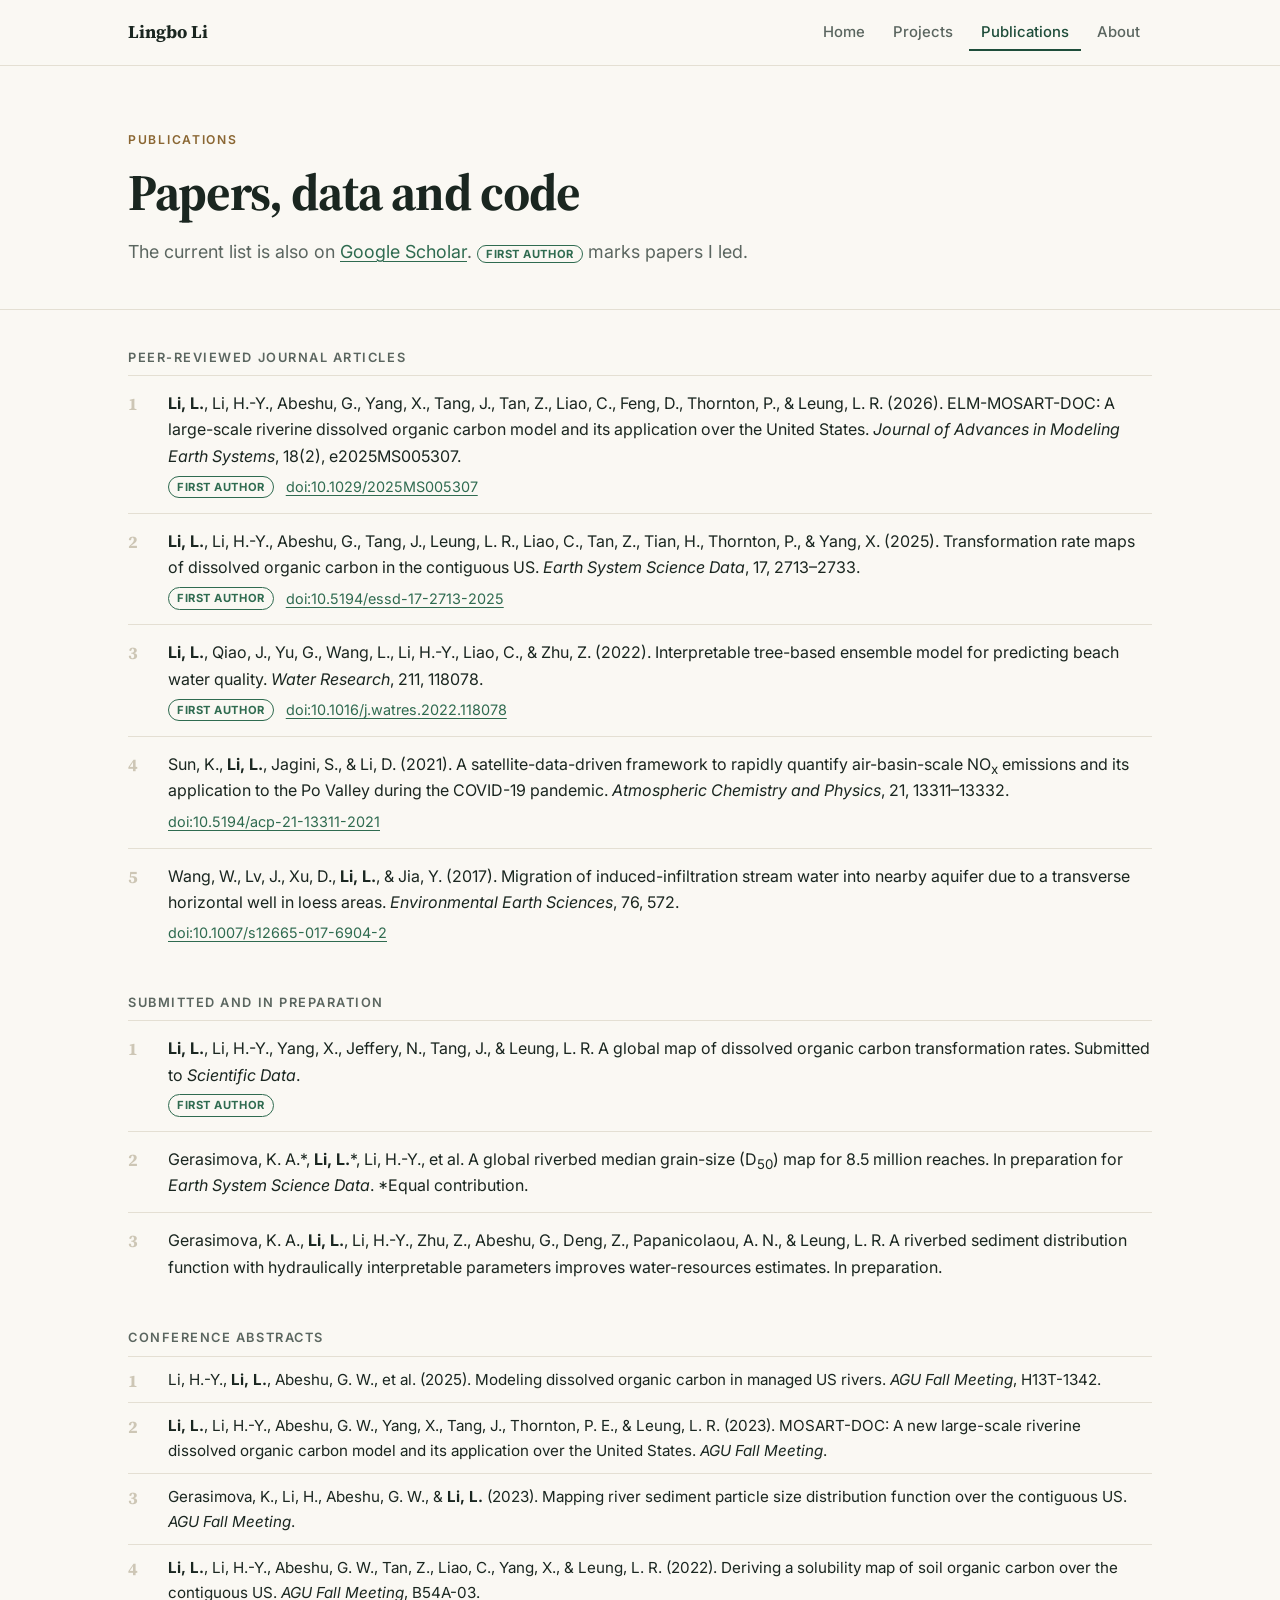
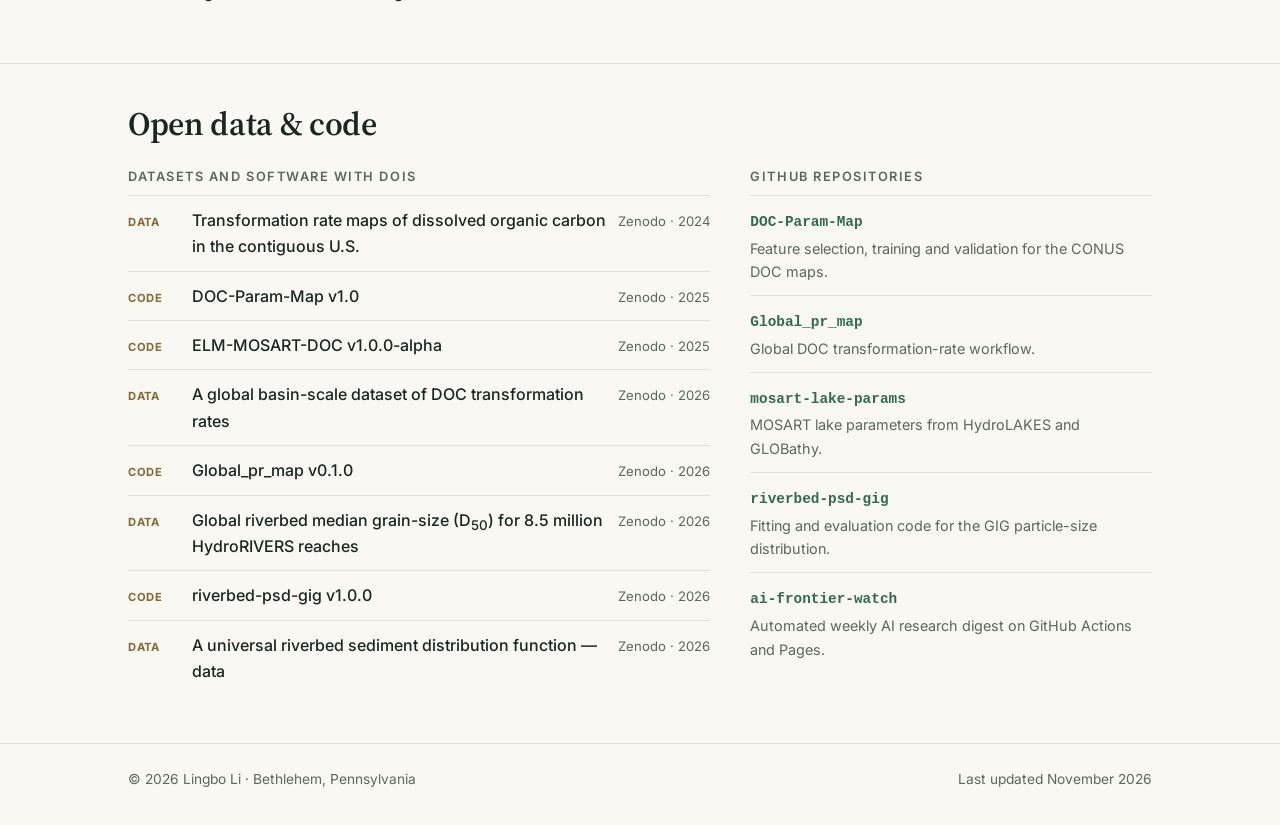
<file: publications.html>
<!doctype html>
<html lang="en">
<head>
  <meta charset="utf-8" />
  <meta name="viewport" content="width=device-width, initial-scale=1" />
  <title>Publications — Lingbo Li</title>
  <meta name="description" content="Publications, manuscripts, conference abstracts, open datasets and research software by Lingbo Li, Ph.D." />
  <meta name="author" content="Lingbo Li" />
  <link rel="canonical" href="https://ceyxleo.github.io/publications.html" />
  <meta property="og:type" content="website" />
  <meta property="og:title" content="Publications — Lingbo Li" />
  <meta property="og:description" content="Peer-reviewed papers, manuscripts, AGU abstracts, and datasets and software with DOIs." />
  <meta property="og:url" content="https://ceyxleo.github.io/publications.html" />
  <meta property="og:image" content="https://ceyxleo.github.io/assets/hero-doc-map.jpg" />
  <meta name="twitter:card" content="summary_large_image" />
  <meta name="theme-color" content="#1e4d3a" />
  <link rel="icon" href="assets/favicon.svg" type="image/svg+xml" />
  <link rel="preconnect" href="https://fonts.googleapis.com" />
  <link rel="preconnect" href="https://fonts.gstatic.com" crossorigin />
  <link href="https://fonts.googleapis.com/css2?family=Inter:wght@400;500;600;700&family=Source+Serif+4:ital,opsz,wght@0,8..60,500;0,8..60,600;0,8..60,700;1,8..60,500&display=swap" rel="stylesheet" />
  <link rel="stylesheet" href="styles.css" />
</head>
<body>
  <a class="skip" href="#main">Skip to content</a>
  <header class="topbar">
    <div class="topbar-inner">
      <a class="brand" href="./">Lingbo Li</a>
      <nav class="nav" aria-label="Main">
        <a href="./">Home</a>
        <a href="projects.html">Projects</a>
        <a href="publications.html" aria-current="page">Publications</a>
        <a href="about.html">About</a>
      </nav>
    </div>
  </header>

  <main id="main">
    <section class="page-head">
      <div class="wrap">
        <p class="kicker">Publications</p>
        <h1>Papers, data and code</h1>
        <p class="lead">The current list is also on <a href="https://scholar.google.com/citations?user=C4_X7jQAAAAJ&amp;hl=en" target="_blank" rel="noopener">Google Scholar</a>. <span class="fa">First author</span> marks papers I led.</p>
      </div>
    </section>

    <section class="section" id="papers" aria-label="Papers and abstracts">
      <div class="wrap">
        <h3 class="pub-group">Peer-reviewed journal articles</h3>
        <ol class="pubs">
          <li>
            <p><b>Li, L.</b>, Li, H.-Y., Abeshu, G., Yang, X., Tang, J., Tan, Z., Liao, C., Feng, D., Thornton, P., &amp; Leung, L. R. (2026). ELM-MOSART-DOC: A large-scale riverine dissolved organic carbon model and its application over the United States. <i>Journal of Advances in Modeling Earth Systems</i>, 18(2), e2025MS005307.</p>
            <p class="pub-meta"><span class="fa">First author</span> <a href="https://doi.org/10.1029/2025MS005307" target="_blank" rel="noopener">doi:10.1029/2025MS005307</a></p>
          </li>
          <li>
            <p><b>Li, L.</b>, Li, H.-Y., Abeshu, G., Tang, J., Leung, L. R., Liao, C., Tan, Z., Tian, H., Thornton, P., &amp; Yang, X. (2025). Transformation rate maps of dissolved organic carbon in the contiguous US. <i>Earth System Science Data</i>, 17, 2713–2733.</p>
            <p class="pub-meta"><span class="fa">First author</span> <a href="https://doi.org/10.5194/essd-17-2713-2025" target="_blank" rel="noopener">doi:10.5194/essd-17-2713-2025</a></p>
          </li>
          <li>
            <p><b>Li, L.</b>, Qiao, J., Yu, G., Wang, L., Li, H.-Y., Liao, C., &amp; Zhu, Z. (2022). Interpretable tree-based ensemble model for predicting beach water quality. <i>Water Research</i>, 211, 118078.</p>
            <p class="pub-meta"><span class="fa">First author</span> <a href="https://doi.org/10.1016/j.watres.2022.118078" target="_blank" rel="noopener">doi:10.1016/j.watres.2022.118078</a></p>
          </li>
          <li>
            <p>Sun, K., <b>Li, L.</b>, Jagini, S., &amp; Li, D. (2021). A satellite-data-driven framework to rapidly quantify air-basin-scale NO<sub>x</sub> emissions and its application to the Po Valley during the COVID-19 pandemic. <i>Atmospheric Chemistry and Physics</i>, 21, 13311–13332.</p>
            <p class="pub-meta"><a href="https://doi.org/10.5194/acp-21-13311-2021" target="_blank" rel="noopener">doi:10.5194/acp-21-13311-2021</a></p>
          </li>
          <li>
            <p>Wang, W., Lv, J., Xu, D., <b>Li, L.</b>, &amp; Jia, Y. (2017). Migration of induced-infiltration stream water into nearby aquifer due to a transverse horizontal well in loess areas. <i>Environmental Earth Sciences</i>, 76, 572.</p>
            <p class="pub-meta"><a href="https://doi.org/10.1007/s12665-017-6904-2" target="_blank" rel="noopener">doi:10.1007/s12665-017-6904-2</a></p>
          </li>
        </ol>

        <h3 class="pub-group">Submitted and in preparation</h3>
        <ol class="pubs">
          <li>
            <p><b>Li, L.</b>, Li, H.-Y., Yang, X., Jeffery, N., Tang, J., &amp; Leung, L. R. A global map of dissolved organic carbon transformation rates. Submitted to <i>Scientific Data</i>.</p>
            <p class="pub-meta"><span class="fa">First author</span></p>
          </li>
          <li>
            <p>Gerasimova, K. A.*, <b>Li, L.</b>*, Li, H.-Y., et al. A global riverbed median grain-size (D<sub>50</sub>) map for 8.5 million reaches. In preparation for <i>Earth System Science Data</i>. *Equal contribution.</p>
          </li>
          <li>
            <p>Gerasimova, K. A., <b>Li, L.</b>, Li, H.-Y., Zhu, Z., Abeshu, G., Deng, Z., Papanicolaou, A. N., &amp; Leung, L. R. A riverbed sediment distribution function with hydraulically interpretable parameters improves water-resources estimates. In preparation.</p>
          </li>
        </ol>

        <h3 class="pub-group">Conference abstracts</h3>
        <ol class="pubs pubs-compact">
          <li><p>Li, H.-Y., <b>Li, L.</b>, Abeshu, G. W., et al. (2025). Modeling dissolved organic carbon in managed US rivers. <i>AGU Fall Meeting</i>, H13T-1342.</p></li>
          <li><p><b>Li, L.</b>, Li, H.-Y., Abeshu, G. W., Yang, X., Tang, J., Thornton, P. E., &amp; Leung, L. R. (2023). MOSART-DOC: A new large-scale riverine dissolved organic carbon model and its application over the United States. <i>AGU Fall Meeting</i>.</p></li>
          <li><p>Gerasimova, K., Li, H., Abeshu, G. W., &amp; <b>Li, L.</b> (2023). Mapping river sediment particle size distribution function over the contiguous US. <i>AGU Fall Meeting</i>.</p></li>
          <li><p><b>Li, L.</b>, Li, H.-Y., Abeshu, G. W., Tan, Z., Liao, C., Yang, X., &amp; Leung, L. R. (2022). Deriving a solubility map of soil organic carbon over the contiguous US. <i>AGU Fall Meeting</i>, B54A-03.</p></li>
        </ol>
      </div>
    </section>

    <section class="section" id="data-code" aria-labelledby="data-title">
      <div class="wrap">
        <div class="section-title"><h2 id="data-title">Open data &amp; code</h2></div>
        <div class="releases">
          <div>
            <h3 class="pub-group">Datasets and software with DOIs</h3>
            <ul class="release-list">
              <li><span class="rtype">Data</span><a href="https://doi.org/10.5281/zenodo.14563816" target="_blank" rel="noopener">Transformation rate maps of dissolved organic carbon in the contiguous U.S.</a><span class="rmeta">Zenodo · 2024</span></li>
              <li><span class="rtype">Code</span><a href="https://doi.org/10.5281/zenodo.15598147" target="_blank" rel="noopener">DOC-Param-Map v1.0</a><span class="rmeta">Zenodo · 2025</span></li>
              <li><span class="rtype">Code</span><a href="https://doi.org/10.5281/zenodo.17730412" target="_blank" rel="noopener">ELM-MOSART-DOC v1.0.0-alpha</a><span class="rmeta">Zenodo · 2025</span></li>
              <li><span class="rtype">Data</span><a href="https://doi.org/10.5281/zenodo.20436899" target="_blank" rel="noopener">A global basin-scale dataset of DOC transformation rates</a><span class="rmeta">Zenodo · 2026</span></li>
              <li><span class="rtype">Code</span><a href="https://doi.org/10.5281/zenodo.20754967" target="_blank" rel="noopener">Global_pr_map v0.1.0</a><span class="rmeta">Zenodo · 2026</span></li>
              <li><span class="rtype">Data</span><a href="https://doi.org/10.5281/zenodo.20106874" target="_blank" rel="noopener">Global riverbed median grain-size (D<sub>50</sub>) for 8.5 million HydroRIVERS reaches</a><span class="rmeta">Zenodo · 2026</span></li>
              <li><span class="rtype">Code</span><a href="https://doi.org/10.5281/zenodo.22339164" target="_blank" rel="noopener">riverbed-psd-gig v1.0.0</a><span class="rmeta">Zenodo · 2026</span></li>
              <li><span class="rtype">Data</span><a href="https://doi.org/10.5281/zenodo.22339349" target="_blank" rel="noopener">A universal riverbed sediment distribution function — data</a><span class="rmeta">Zenodo · 2026</span></li>
            </ul>
          </div>
          <div>
            <h3 class="pub-group">GitHub repositories</h3>
            <ul class="repo-list">
              <li><a href="https://github.com/Ceyxleo/DOC-Param-Map" target="_blank" rel="noopener">DOC-Param-Map</a><p>Feature selection, training and validation for the CONUS DOC maps.</p></li>
              <li><a href="https://github.com/Ceyxleo/Global_pr_map" target="_blank" rel="noopener">Global_pr_map</a><p>Global DOC transformation-rate workflow.</p></li>
              <li><a href="https://github.com/Ceyxleo/mosart-lake-params" target="_blank" rel="noopener">mosart-lake-params</a><p>MOSART lake parameters from HydroLAKES and GLOBathy.</p></li>
              <li><a href="https://github.com/Ceyxleo/riverbed-psd-gig" target="_blank" rel="noopener">riverbed-psd-gig</a><p>Fitting and evaluation code for the GIG particle-size distribution.</p></li>
              <li><a href="https://github.com/Ceyxleo/ai-frontier-watch" target="_blank" rel="noopener">ai-frontier-watch</a><p>Automated weekly AI research digest on GitHub Actions and Pages.</p></li>
            </ul>
          </div>
        </div>
      </div>
    </section>
  </main>

  <footer class="footer">
    <div class="wrap">
      <span>© 2026 Lingbo Li · Bethlehem, Pennsylvania</span>
      <span>Last updated November 2026</span>
    </div>
  </footer>
</body>
</html>
</file>
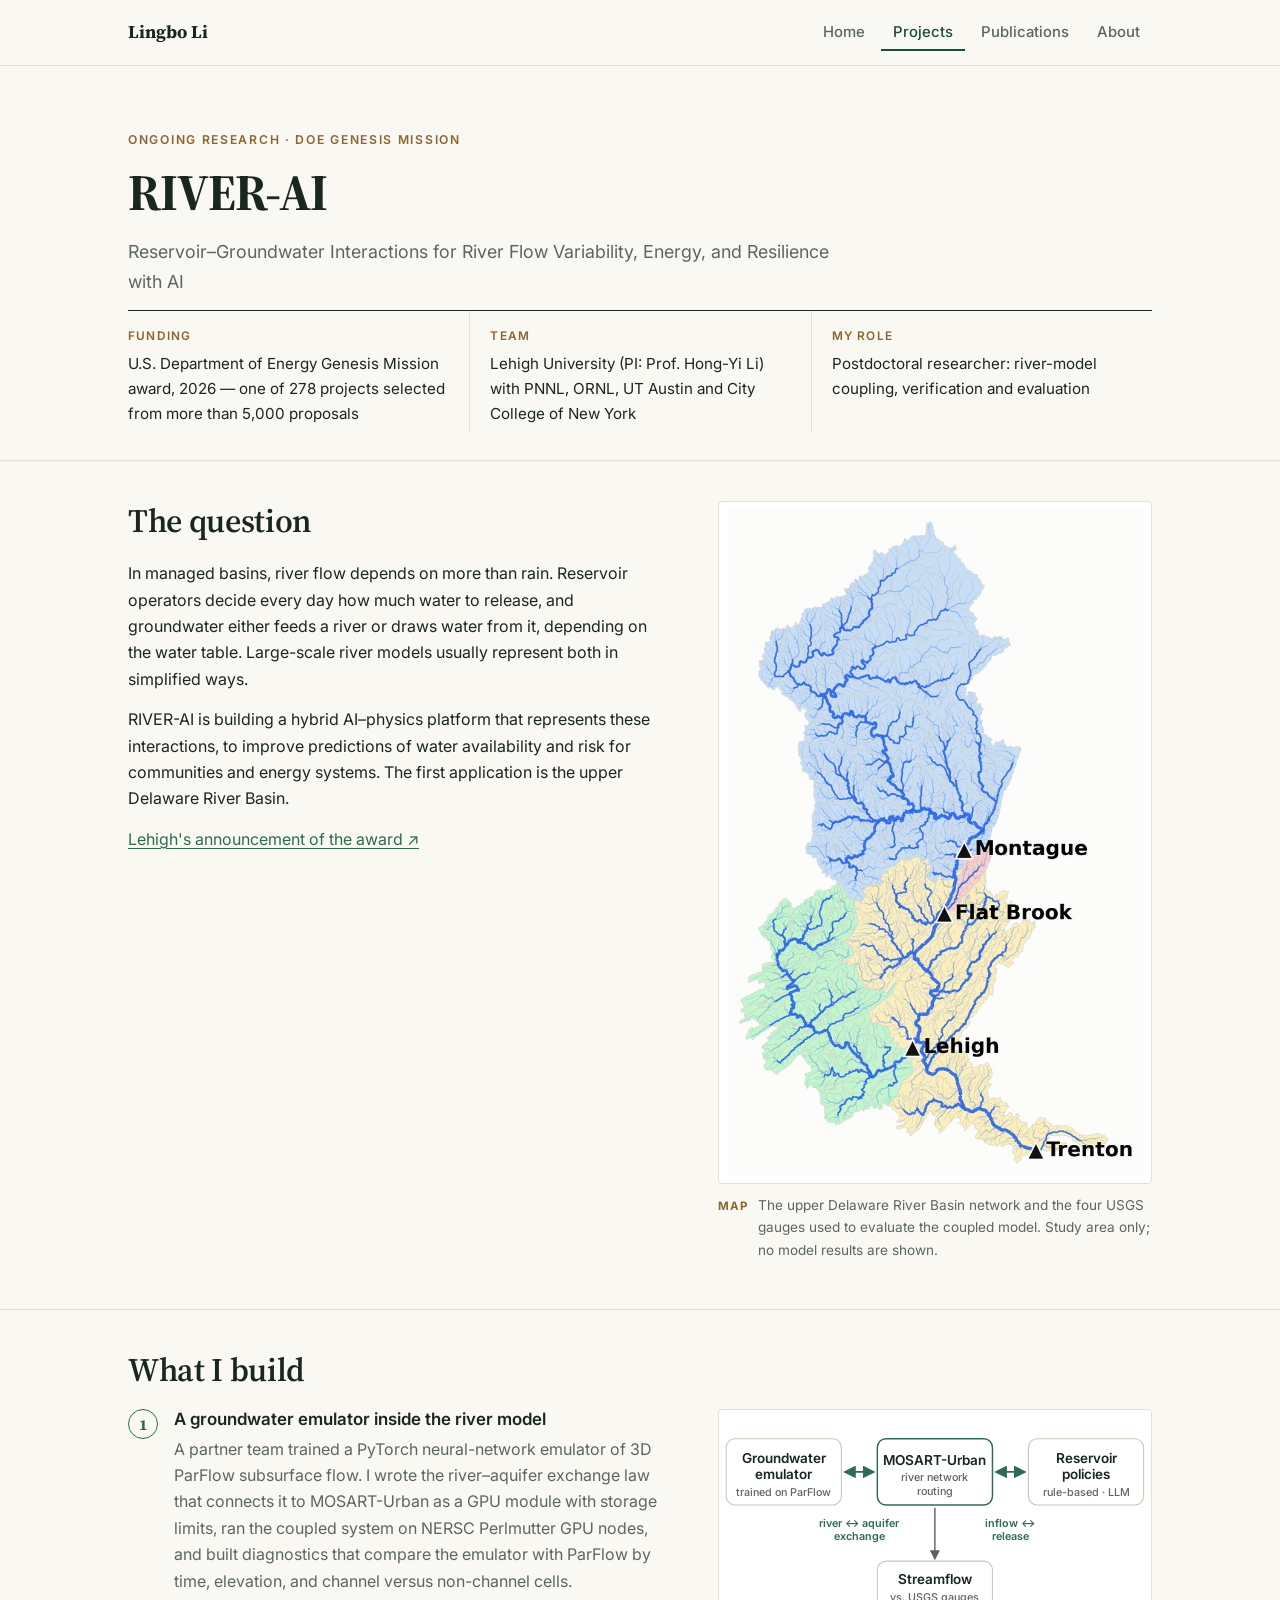
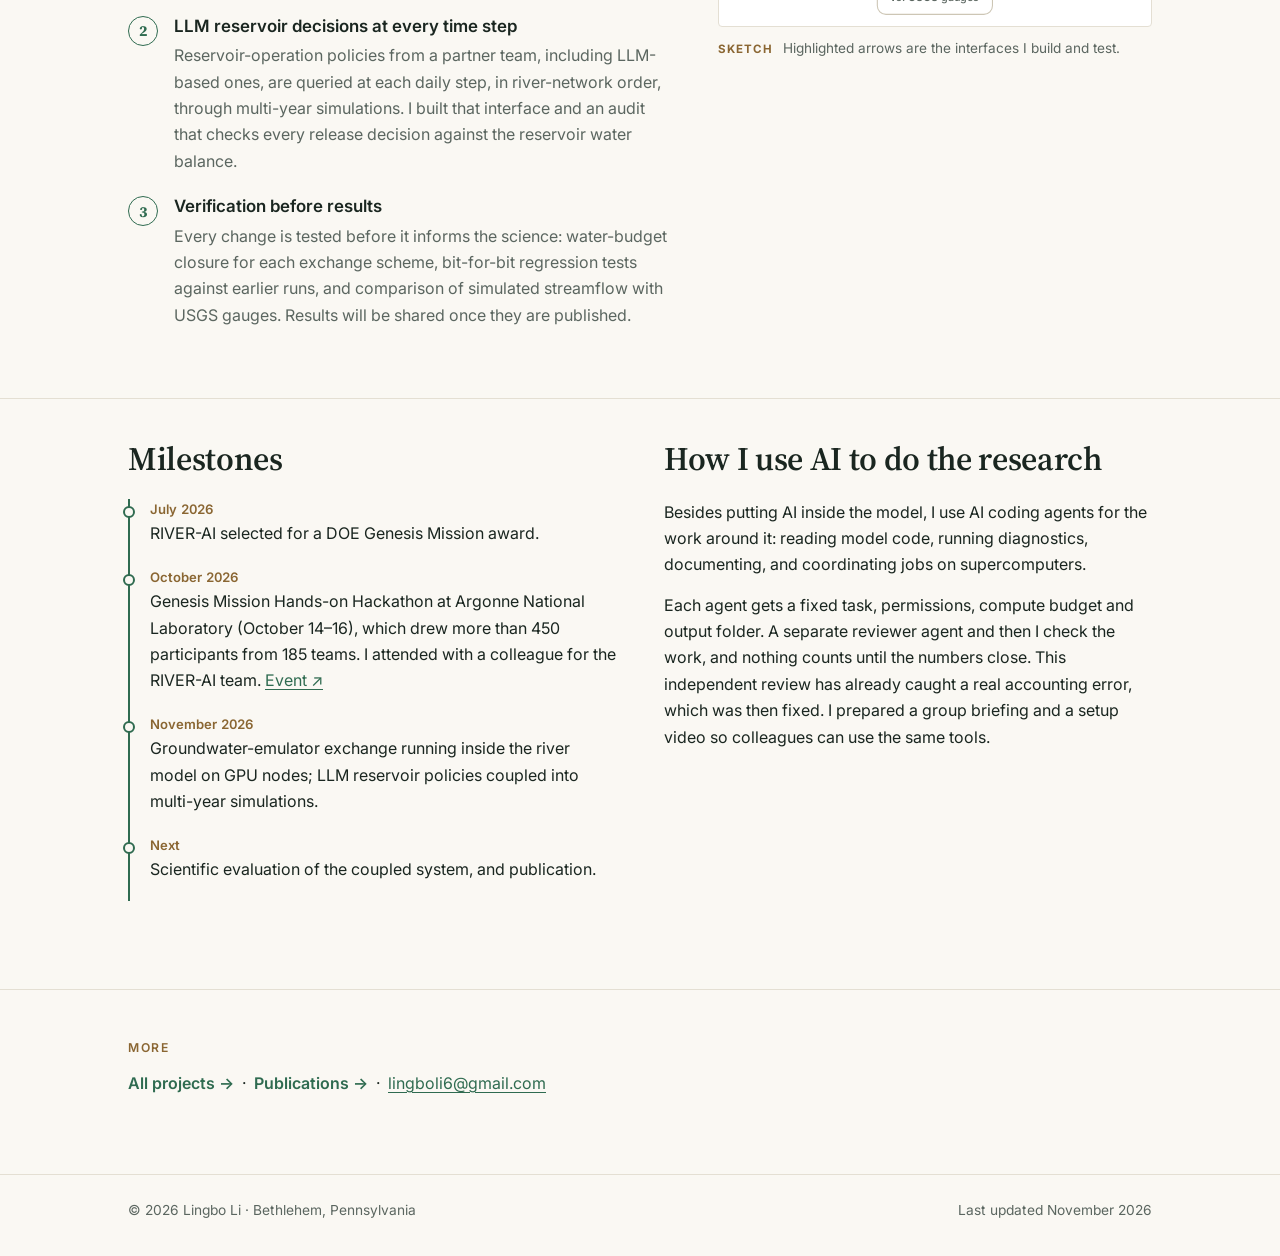
<file: river-ai.html>
<!doctype html>
<html lang="en">
<head>
  <meta charset="utf-8" />
  <meta name="viewport" content="width=device-width, initial-scale=1" />
  <title>RIVER-AI · DOE Genesis Mission — Lingbo Li</title>
  <meta name="description" content="RIVER-AI, a DOE Genesis Mission project: coupling a machine-learning groundwater emulator and LLM reservoir-operation policies with a physics-based river-network model, verified with water-balance checks. Lingbo Li's role, methods and progress." />
  <meta name="author" content="Lingbo Li" />
  <link rel="canonical" href="https://ceyxleo.github.io/river-ai.html" />
  <meta property="og:type" content="article" />
  <meta property="og:title" content="RIVER-AI · DOE Genesis Mission — Lingbo Li" />
  <meta property="og:description" content="AI inside a physics-based river model: a groundwater emulator and LLM reservoir policies, coupled and verified with water-balance checks." />
  <meta property="og:url" content="https://ceyxleo.github.io/river-ai.html" />
  <meta property="og:image" content="https://ceyxleo.github.io/assets/drb-network.jpg" />
  <meta name="twitter:card" content="summary_large_image" />
  <meta name="theme-color" content="#1e4d3a" />
  <link rel="icon" href="assets/favicon.svg" type="image/svg+xml" />
  <link rel="preconnect" href="https://fonts.googleapis.com" />
  <link rel="preconnect" href="https://fonts.gstatic.com" crossorigin />
  <link href="https://fonts.googleapis.com/css2?family=Inter:wght@400;500;600;700&family=Source+Serif+4:ital,opsz,wght@0,8..60,500;0,8..60,600;0,8..60,700;1,8..60,500&display=swap" rel="stylesheet" />
  <link rel="stylesheet" href="styles.css" />
</head>
<body>
  <a class="skip" href="#main">Skip to content</a>
  <header class="topbar">
    <div class="topbar-inner">
      <a class="brand" href="./">Lingbo Li</a>
      <nav class="nav" aria-label="Main">
        <a href="./">Home</a>
        <a href="projects.html" aria-current="true">Projects</a>
        <a href="publications.html">Publications</a>
        <a href="about.html">About</a>
      </nav>
    </div>
  </header>

  <main id="main">
    <section class="page-head">
      <div class="wrap">
        <p class="kicker">Ongoing research · DOE Genesis Mission</p>
        <h1>RIVER-AI</h1>
        <p class="lead">Reservoir–Groundwater Interactions for River Flow Variability, Energy, and Resilience with AI</p>
        <dl class="facts">
          <div><dt>Funding</dt><dd>U.S. Department of Energy Genesis Mission award, 2026 — one of 278 projects selected from more than 5,000 proposals</dd></div>
          <div><dt>Team</dt><dd>Lehigh University (PI: Prof. Hong-Yi Li) with PNNL, ORNL, UT Austin and City College of New York</dd></div>
          <div><dt>My role</dt><dd>Postdoctoral researcher: river-model coupling, verification and evaluation</dd></div>
        </dl>
      </div>
    </section>

    <section class="section" aria-labelledby="q-title">
      <div class="wrap two-col wide-left">
        <div>
          <h2 id="q-title">The question</h2>
          <p>In managed basins, river flow depends on more than rain. Reservoir operators decide every day how much water to release, and groundwater either feeds a river or draws water from it, depending on the water table. Large-scale river models usually represent both in simplified ways.</p>
          <p>RIVER-AI is building a hybrid AI–physics platform that represents these interactions, to improve predictions of water availability and risk for communities and energy systems. The first application is the upper Delaware River Basin.</p>
          <p><a href="https://catmodeling.lehigh.edu/news/2026-cat-center-faculty-awarded-us-department-energy-genesis-mission-grant" target="_blank" rel="noopener">Lehigh's announcement of the award ↗</a></p>
        </div>
        <figure class="fig">
          <img src="assets/drb-network.jpg" width="688" height="1100" loading="lazy" alt="Map of the upper Delaware River Basin river network with four USGS gauges marked: Montague, Flat Brook, Lehigh and Trenton." />
          <figcaption><span class="figno">Map</span><span>The upper Delaware River Basin network and the four USGS gauges used to evaluate the coupled model. Study area only; no model results are shown.</span></figcaption>
        </figure>
      </div>
    </section>

    <section class="section" aria-labelledby="build-title">
      <div class="wrap">
        <h2 id="build-title">What I build</h2>
        <div class="two-col wide-left">
          <ol class="steps">
            <li>
              <h3>A groundwater emulator inside the river model</h3>
              <p>A partner team trained a PyTorch neural-network emulator of 3D ParFlow subsurface flow. I wrote the river–aquifer exchange law that connects it to MOSART-Urban as a GPU module with storage limits, ran the coupled system on NERSC Perlmutter GPU nodes, and built diagnostics that compare the emulator with ParFlow by time, elevation, and channel versus non-channel cells.</p>
            </li>
            <li>
              <h3>LLM reservoir decisions at every time step</h3>
              <p>Reservoir-operation policies from a partner team, including LLM-based ones, are queried at each daily step, in river-network order, through multi-year simulations. I built that interface and an audit that checks every release decision against the reservoir water balance.</p>
            </li>
            <li>
              <h3>Verification before results</h3>
              <p>Every change is tested before it informs the science: water-budget closure for each exchange scheme, bit-for-bit regression tests against earlier runs, and comparison of simulated streamflow with USGS gauges. Results will be shared once they are published.</p>
            </li>
          </ol>
          <figure class="schematic fig">
<svg viewBox="0 0 600 300" role="img" aria-labelledby="sx1-t sx1-d">
                <title id="sx1-t">RIVER-AI coupling schematic</title>
                <desc id="sx1-d">A groundwater emulator and reservoir policies (rule-based or LLM) exchange water with the MOSART-Urban river network, which produces streamflow compared with gauges. The exchange interfaces are highlighted.</desc>
                <defs>
                  <marker id="sx1-a" viewBox="0 0 10 10" refX="8" refY="5" markerWidth="7" markerHeight="7" orient="auto-start-reverse"><path class="sx-head" d="M0 0 L10 5 L0 10 z" /></marker>
                  <marker id="sx1-m" viewBox="0 0 10 10" refX="8" refY="5" markerWidth="7" markerHeight="7" orient="auto-start-reverse"><path class="sx-head-m" d="M0 0 L10 5 L0 10 z" /></marker>
                </defs>
                <rect class="sx-box" x="10" y="40" width="160" height="92" rx="12" />
                <text class="sx-title" x="90" y="74" text-anchor="middle">Groundwater</text>
                <text class="sx-title" x="90" y="96" text-anchor="middle">emulator</text>
                <text class="sx-sub" x="90" y="119" text-anchor="middle">trained on ParFlow</text>

                <rect class="sx-box sx-core" x="220" y="40" width="160" height="92" rx="12" />
                <text class="sx-title" x="300" y="76" text-anchor="middle">MOSART-Urban</text>
                <text class="sx-sub" x="300" y="98" text-anchor="middle">river network</text>
                <text class="sx-sub" x="300" y="118" text-anchor="middle">routing</text>

                <rect class="sx-box" x="430" y="40" width="160" height="92" rx="12" />
                <text class="sx-title" x="510" y="74" text-anchor="middle">Reservoir</text>
                <text class="sx-title" x="510" y="96" text-anchor="middle">policies</text>
                <text class="sx-sub" x="510" y="119" text-anchor="middle">rule-based · LLM</text>

                <line class="sx-arrow" x1="176" y1="86" x2="214" y2="86" marker-start="url(#sx1-a)" marker-end="url(#sx1-a)" />
                <line class="sx-arrow" x1="386" y1="86" x2="424" y2="86" marker-start="url(#sx1-a)" marker-end="url(#sx1-a)" />
                <text class="sx-label" x="195" y="162" text-anchor="middle">river ↔ aquifer</text>
                <text class="sx-label" x="195" y="181" text-anchor="middle">exchange</text>
                <text class="sx-label" x="405" y="162" text-anchor="middle">inflow ↔</text>
                <text class="sx-label" x="405" y="181" text-anchor="middle">release</text>

                <line class="sx-arrow sx-plain" x1="300" y1="136" x2="300" y2="206" marker-end="url(#sx1-m)" />
                <rect class="sx-box" x="220" y="210" width="160" height="74" rx="12" />
                <text class="sx-title" x="300" y="242" text-anchor="middle">Streamflow</text>
                <text class="sx-sub" x="300" y="265" text-anchor="middle">vs. USGS gauges</text>
              </svg>
            <figcaption><span class="figno">Sketch</span><span>Highlighted arrows are the interfaces I build and test.</span></figcaption>
          </figure>
        </div>
      </div>
    </section>

    <section class="section" aria-labelledby="ms-title">
      <div class="wrap two-col">
        <div>
          <h2 id="ms-title">Milestones</h2>
          <ul class="milestones">
            <li><span class="when">July 2026</span>RIVER-AI selected for a DOE Genesis Mission award.</li>
            <li><span class="when">October 2026</span>Genesis Mission Hands-on Hackathon at Argonne National Laboratory (October 14–16), which drew more than 450 participants from 185 teams. I attended with a colleague for the RIVER-AI team. <a href="https://events.cels.anl.gov/event/942/overview" target="_blank" rel="noopener">Event ↗</a></li>
            <li><span class="when">November 2026</span>Groundwater-emulator exchange running inside the river model on GPU nodes; LLM reservoir policies coupled into multi-year simulations.</li>
            <li><span class="when">Next</span>Scientific evaluation of the coupled system, and publication.</li>
          </ul>
        </div>
        <div>
          <h2>How I use AI to do the research</h2>
          <p>Besides putting AI inside the model, I use AI coding agents for the work around it: reading model code, running diagnostics, documenting, and coordinating jobs on supercomputers.</p>
          <p>Each agent gets a fixed task, permissions, compute budget and output folder. A separate reviewer agent and then I check the work, and nothing counts until the numbers close. This independent review has already caught a real accounting error, which was then fixed. I prepared a group briefing and a setup video so colleagues can use the same tools.</p>
        </div>
      </div>
    </section>

    <section class="contact-strip">
      <div class="wrap">
        <p class="kicker">More</p>
        <p><a class="arrow-link" href="projects.html">All projects</a> &nbsp;·&nbsp; <a class="arrow-link" href="publications.html">Publications</a> &nbsp;·&nbsp; <a href="mailto:lingboli6@gmail.com">lingboli6@gmail.com</a></p>
      </div>
    </section>
  </main>

  <footer class="footer">
    <div class="wrap">
      <span>© 2026 Lingbo Li · Bethlehem, Pennsylvania</span>
      <span>Last updated November 2026</span>
    </div>
  </footer>
</body>
</html>
</file>
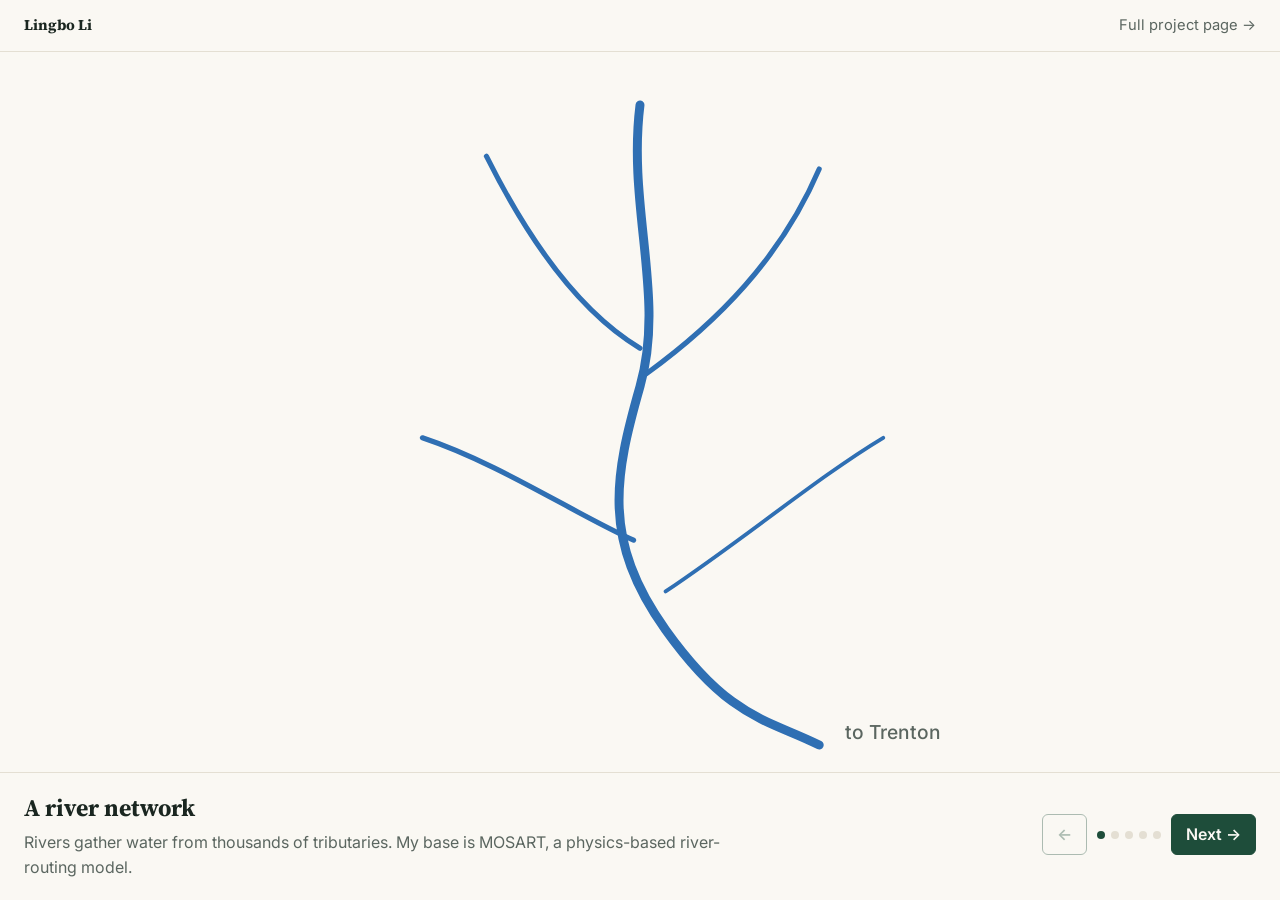
<file: story.html>
<!doctype html>
<html lang="en">
<head>
  <meta charset="utf-8" />
  <meta name="viewport" content="width=device-width, initial-scale=1" />
  <title>The RIVER-AI story — Lingbo Li</title>
  <meta name="description" content="A one-minute, step-by-step story of RIVER-AI: a river network, groundwater, AI reservoir decisions, and a water balance that has to close." />
  <link rel="canonical" href="https://ceyxleo.github.io/story.html" />
  <meta name="theme-color" content="#1e4d3a" />
  <link rel="icon" href="assets/favicon.svg" type="image/svg+xml" />
  <link rel="preconnect" href="https://fonts.googleapis.com" />
  <link rel="preconnect" href="https://fonts.gstatic.com" crossorigin />
  <link href="https://fonts.googleapis.com/css2?family=Inter:wght@400;500;600&family=Source+Serif+4:opsz,wght@8..60,600;8..60,700&display=swap" rel="stylesheet" />
  <style>
    :root { --bg:#faf8f3; --ink:#1a2620; --muted:#5b6660; --green:#1e4d3a; --river:#2f6fb3; --gw:#8a6632; --res:#2f6b50; --ai:#c4851c; --rule:#e4dfd3; }
    @media (prefers-color-scheme: dark) { :root { --bg:#111714; --ink:#e6ece8; --muted:#a2afa7; --green:#93d1ae; --river:#6fa8e6; --gw:#d6ad6c; --res:#74bb94; --ai:#f0b54a; --rule:#25302a; } }
    * { box-sizing: border-box; }
    html, body { height: 100%; margin: 0; }
    body { background: var(--bg); color: var(--ink); font: 16px/1.55 Inter, system-ui, sans-serif; display: grid; grid-template-rows: auto 1fr auto; overflow: hidden; }
    header { display: flex; justify-content: space-between; align-items: center; padding: 14px 24px; border-bottom: 1px solid var(--rule); }
    header a { color: var(--muted); text-decoration: none; font-size: .92rem; }
    header a:hover { color: var(--green); }
    .brand { font-family: "Source Serif 4", Georgia, serif; font-weight: 700; color: var(--ink); }
    #stage { width: 100%; height: 100%; min-height: 0; cursor: pointer; display: block; }
    footer { border-top: 1px solid var(--rule); padding: 16px 24px 20px; display: grid; grid-template-columns: minmax(0,1fr) auto; gap: 8px 24px; align-items: center; }
    #caption h2 { font-family: "Source Serif 4", Georgia, serif; font-size: clamp(1.15rem, 2.4vw, 1.5rem); margin: 0 0 4px; }
    #caption p { margin: 0; color: var(--muted); max-width: 70ch; }
    .ctrl { display: flex; align-items: center; gap: 10px; white-space: nowrap; }
    .ctrl button { font: inherit; font-weight: 600; border: 1px solid var(--green); background: transparent; color: var(--green); border-radius: 6px; padding: 7px 14px; cursor: pointer; }
    .ctrl button.primary { background: var(--green); color: var(--bg); }
    .ctrl button:disabled { opacity: .35; cursor: default; }
    .dots { display: flex; gap: 6px; }
    .dots i { width: 8px; height: 8px; border-radius: 50%; background: var(--rule); }
    .dots i.on { background: var(--green); }
    /* drawing */
    .lyr { opacity: 0; transition: opacity .9s ease; }
    .lyr.on { opacity: 1; }
    .river { fill: none; stroke: var(--river); stroke-linecap: round; stroke-dasharray: 1; stroke-dashoffset: 1; transition: stroke-dashoffset 2.2s ease; }
    .on .river { stroke-dashoffset: 0; }
    .gw-arrow { stroke: var(--gw); stroke-width: 3; fill: none; stroke-dasharray: 6 6; animation: flow 1.2s linear infinite; }
    .gw-arrow.out { animation-direction: reverse; }
    @keyframes flow { to { stroke-dashoffset: -12; } }
    .aquifer { fill: var(--gw); opacity: .12; }
    .label { fill: var(--muted); font: 500 15px Inter, sans-serif; }
    .label.strong { fill: var(--ink); font-weight: 600; }
    .dam { fill: var(--res); }
    .pool { fill: var(--river); opacity: .25; }
    .chip { fill: var(--bg); stroke: var(--ai); stroke-width: 2; }
    .chip-t { fill: var(--ai); font: 700 14px Inter, sans-serif; }
    .pulse { animation: pulse 1.6s ease-in-out infinite; transform-origin: center; transform-box: fill-box; }
    @keyframes pulse { 50% { transform: scale(1.08); } }
    .ledger { fill: var(--bg); stroke: var(--green); stroke-width: 2; }
    .ledger-t { fill: var(--ink); font: 600 16px Inter, sans-serif; }
    .check { fill: none; stroke: var(--green); stroke-width: 5; stroke-linecap: round; stroke-linejoin: round; stroke-dasharray: 60; stroke-dashoffset: 60; transition: stroke-dashoffset .8s ease .4s; }
    .on .check { stroke-dashoffset: 0; }
    .final { fill: var(--ink); font: 600 26px "Source Serif 4", Georgia, serif; }
    .final-s { fill: var(--muted); font: 500 16px Inter, sans-serif; }
    @media (prefers-reduced-motion: reduce) { .lyr, .river, .check { transition: none; } .gw-arrow, .pulse { animation: none; } }
    @media (max-width: 640px) { footer { grid-template-columns: 1fr; } }
  </style>
</head>
<body>
  <header>
    <a class="brand" href="./">Lingbo Li</a>
    <a href="river-ai.html">Full project page →</a>
  </header>

  <svg id="stage" viewBox="0 0 1000 560" preserveAspectRatio="xMidYMid meet" role="img" aria-labelledby="caption-title">
    <!-- 1 river network -->
    <g class="lyr" data-step="0">
      <path class="river" pathLength="1" stroke-width="7" d="M500 40 C 490 120, 520 190, 500 260 S 470 380, 520 450 S 600 520, 640 540" />
      <path class="river" pathLength="1" stroke-width="4" d="M380 80 C 410 140, 450 200, 500 230" />
      <path class="river" pathLength="1" stroke-width="4" d="M640 90 C 610 160, 560 210, 505 250" />
      <path class="river" pathLength="1" stroke-width="4" d="M330 300 C 390 320, 450 360, 495 380" />
      <path class="river" pathLength="1" stroke-width="3" d="M690 300 C 640 330, 580 380, 520 420" />
      <text class="label" x="660" y="535">to Trenton</text>
    </g>
    <!-- 2 groundwater -->
    <g class="lyr" data-step="1">
      <rect class="aquifer" x="60" y="460" width="880" height="90" rx="10" />
      <text class="label" x="80" y="530">aquifer · groundwater emulator</text>
      <path class="gw-arrow" d="M470 470 L 490 300" />
      <path class="gw-arrow out" d="M560 470 L 515 330" />
      <text class="label" x="250" y="410">groundwater feeds the river…</text>
      <text class="label" x="560" y="410">…or the river recharges it</text>
    </g>
    <!-- 3 reservoir + AI decision -->
    <g class="lyr" data-step="2">
      <ellipse class="pool" cx="420" cy="140" rx="70" ry="28" />
      <rect class="dam" x="455" y="150" width="14" height="40" rx="3" />
      <text class="label strong" x="250" y="110">reservoir</text>
      <g class="pulse">
        <rect class="chip" x="230" y="170" width="160" height="54" rx="10" />
        <text class="chip-t" x="310" y="194" text-anchor="middle">AI policy</text>
        <text class="label" x="310" y="214" text-anchor="middle">release today?</text>
      </g>
      <path class="gw-arrow" d="M392 197 L 452 175" style="stroke: var(--ai)" />
    </g>
    <!-- 4 water balance -->
    <g class="lyr" data-step="3">
      <rect class="ledger" x="700" y="120" width="250" height="150" rx="12" />
      <text class="ledger-t" x="720" y="155">every day, every reservoir</text>
      <text class="label" x="720" y="185">inflow − release − Δstorage</text>
      <text class="label" x="720" y="212">river ↔ aquifer exchange</text>
      <path class="check" d="M880 236 l 16 16 l 30 -36" />
      <text class="label strong" x="720" y="250">must close</text>
    </g>
    <!-- 5 closing line -->
    <g class="lyr" data-step="4">
      <rect x="0" y="0" width="1000" height="560" style="fill: var(--bg)" opacity=".86" />
      <text class="final" x="500" y="240" text-anchor="middle">AI inside a physics-based river model —</text>
      <text class="final" x="500" y="280" text-anchor="middle">and checked by the water balance.</text>
      <text class="final-s" x="500" y="330" text-anchor="middle">RIVER-AI · DOE Genesis Mission · upper Delaware River Basin</text>
    </g>
  </svg>

  <footer>
    <div id="caption" aria-live="polite"><h2 id="caption-title"></h2><p></p></div>
    <div class="ctrl">
      <button id="prev" type="button" aria-label="Previous step">←</button>
      <div class="dots" aria-hidden="true"></div>
      <button id="next" class="primary" type="button">Next →</button>
    </div>
  </footer>

  <script>
    const steps = [
      ["A river network", "Rivers gather water from thousands of tributaries. My base is MOSART, a physics-based river-routing model."],
      ["Groundwater, from a neural emulator", "A partner team's PyTorch emulator of 3D subsurface flow stands in for an expensive groundwater model. I wrote the exchange that lets water move between aquifer and river."],
      ["A reservoir decision every day", "At each daily step, reservoir policies from a partner team — including LLM-based ones — decide how much water to release. I built the interface that asks them, in river-network order."],
      ["The books have to balance", "Every decision and every exchange is checked against the water balance, and every change is regression-tested before it informs the science."],
      ["The point", "AI where it helps, physics where it matters, and checks everywhere. Results will be shared once published."]
    ];
    const layers = [...document.querySelectorAll(".lyr")];
    const dots = document.querySelector(".dots");
    steps.forEach(() => dots.appendChild(document.createElement("i")));
    const h = document.querySelector("#caption h2"), p = document.querySelector("#caption p");
    const prev = document.getElementById("prev"), next = document.getElementById("next");
    let i = 0;
    function show(n) {
      i = Math.max(0, Math.min(steps.length - 1, n));
      layers.forEach(l => l.classList.toggle("on", +l.dataset.step <= i));
      [...dots.children].forEach((d, k) => d.classList.toggle("on", k <= i));
      h.textContent = steps[i][0]; p.textContent = steps[i][1];
      prev.disabled = i === 0;
      next.textContent = i === steps.length - 1 ? "Project page →" : "Next →";
    }
    next.onclick = () => i === steps.length - 1 ? (location.href = "river-ai.html") : show(i + 1);
    prev.onclick = () => show(i - 1);
    document.getElementById("stage").onclick = () => show(i + 1);
    addEventListener("keydown", e => {
      if (["ArrowRight", " ", "PageDown"].includes(e.key)) { e.preventDefault(); show(i + 1); }
      if (["ArrowLeft", "PageUp"].includes(e.key)) show(i - 1);
    });
    requestAnimationFrame(() => show(0));
  </script>
</body>
</html>
</file>
<file: styles.css>
/* ==========================================================
   Lingbo Li — personal site ("scientific atlas" style)
   Colors are tokens on :root; dark mode redefines them.
   ========================================================== */

:root {
  --bg: #faf8f3;
  --paper: #ffffff;
  --ink: #1a2620;
  --muted: #5b6660;
  --rule: #e4dfd3;
  --rule-strong: #cdc6b5;
  --green: #1e4d3a;
  --green-2: #2f6b50;
  --green-soft: #e9f0ea;
  --band: #eef3ee;
  --earth: #8a6632;
  --on-green: #ffffff;
  --water: #c6dfe0;
  --land: #ece4d2;
  --ice: #fbfdfd;
  --b-pub: #1f6b45;
  --b-rel: #1d6470;
  --b-sub: #8a5a00;
  --b-prep: #5a6170;
  --b-dev: #4250a0;
  --serif: "Source Serif 4", Georgia, "Times New Roman", serif;
  --sans: "Inter", system-ui, -apple-system, "Segoe UI", Roboto, sans-serif;
  color-scheme: light;
}

@media (prefers-color-scheme: dark) {
  :root:not([data-theme="light"]) {
    --bg: #111714;
    --paper: #171f1b;
    --ink: #e6ece8;
    --muted: #a2afa7;
    --rule: #25302a;
    --rule-strong: #3a4a41;
    --green: #93d1ae;
    --green-2: #74bb94;
    --green-soft: #1c2c23;
    --band: #16231c;
    --earth: #d6ad6c;
    --on-green: #0d1a13;
    --water: #24515a;
    --land: #2c2a22;
    --ice: #dfe9ec;
    --b-pub: #8fd3a9;
    --b-rel: #7ccad4;
    --b-sub: #efc46a;
    --b-prep: #b2b9c6;
    --b-dev: #aeb8f3;
    color-scheme: dark;
  }
}
:root[data-theme="dark"] {
  --bg: #111714; --paper: #171f1b; --ink: #e6ece8; --muted: #a2afa7;
  --rule: #25302a; --rule-strong: #3a4a41; --green: #93d1ae; --green-2: #74bb94;
  --green-soft: #1c2c23; --band: #16231c; --earth: #d6ad6c; --on-green: #0d1a13;
  --water: #24515a; --land: #2c2a22; --ice: #dfe9ec;
  --b-pub: #8fd3a9; --b-rel: #7ccad4; --b-sub: #efc46a; --b-prep: #b2b9c6; --b-dev: #aeb8f3;
  color-scheme: dark;
}

/* ---------- Base ---------- */
*, *::before, *::after { box-sizing: border-box; }
html { scroll-behavior: smooth; -webkit-text-size-adjust: 100%; }
body {
  margin: 0; background: var(--bg); color: var(--ink);
  font-family: var(--sans); font-size: 16px; line-height: 1.65; overflow-x: hidden;
}
img, svg { max-width: 100%; display: block; }
a { color: var(--green-2); text-underline-offset: 3px; text-decoration-thickness: 1px; }
a:hover { color: var(--green); text-decoration-thickness: 2px; }
:focus-visible { outline: 3px solid var(--green-2); outline-offset: 3px; border-radius: 4px; }
h1, h2, h3 { line-height: 1.2; margin: 0; color: var(--ink); }
h1 { font-family: var(--serif); font-weight: 700; letter-spacing: -.02em; }
h2 { font-family: var(--serif); font-weight: 600; font-size: clamp(1.55rem, 2.8vw, 2.05rem); letter-spacing: -.01em; margin-bottom: 20px; }
h3 { font-size: 1.06rem; font-weight: 600; }
p { margin: 0 0 14px; }
sub { line-height: 0; }

.wrap { max-width: 1080px; margin: 0 auto; padding: 0 28px; }
.narrow { max-width: 760px; }
.skip { position: absolute; left: -999px; top: 8px; background: var(--green); color: var(--on-green); padding: 8px 14px; border-radius: 6px; z-index: 100; }
.skip:focus { left: 8px; }

.kicker {
  font-size: .76rem; font-weight: 600; text-transform: uppercase; letter-spacing: .14em;
  color: var(--earth); margin: 0 0 12px;
}
.lead { font-size: 1.12rem; color: var(--muted); max-width: 64ch; }

/* ---------- Header ---------- */
.topbar {
  position: sticky; top: 0; z-index: 50;
  background: color-mix(in srgb, var(--bg) 90%, transparent);
  backdrop-filter: saturate(1.3) blur(8px); -webkit-backdrop-filter: saturate(1.3) blur(8px);
  border-bottom: 1px solid var(--rule);
}
.topbar-inner { max-width: 1080px; margin: 0 auto; padding: 14px 28px; display: flex; align-items: center; gap: 24px; }
.brand { font-family: var(--serif); font-weight: 700; font-size: 1.12rem; color: var(--ink); text-decoration: none; white-space: nowrap; margin-right: auto; }
.brand:hover { color: var(--green); }
.nav { display: flex; gap: 4px; }
.nav a {
  color: var(--muted); text-decoration: none; font-size: .93rem; font-weight: 500;
  padding: 6px 12px; border-radius: 6px; white-space: nowrap;
}
.nav a:hover { color: var(--ink); background: var(--green-soft); }
.nav a[aria-current] { color: var(--green); box-shadow: inset 0 -2px 0 var(--green); border-radius: 0; }

/* ---------- Buttons & links ---------- */
.links { list-style: none; padding: 0; margin: 24px 0 0; display: flex; flex-wrap: wrap; gap: 8px 10px; }
.btn {
  display: inline-flex; align-items: center; gap: 6px; padding: 8px 15px; border-radius: 6px;
  border: 1px solid var(--rule-strong); background: transparent; color: var(--ink);
  font-weight: 500; font-size: .92rem; text-decoration: none; transition: border-color .15s ease, background .15s ease;
}
.btn:hover { border-color: var(--green); background: var(--green-soft); color: var(--ink); }
.btn-primary { background: var(--green); border-color: var(--green); color: var(--on-green); font-weight: 600; }
.btn-primary:hover { background: var(--green-2); border-color: var(--green-2); color: var(--on-green); }
.arrow-link { font-weight: 600; text-decoration: none; }
.arrow-link::after { content: " →"; }
.arrow-link:hover { text-decoration: underline; }

/* ---------- Home ---------- */
.home-hero { padding: 72px 0 36px; }
.home-hero h1 { font-size: clamp(2.6rem, 6vw, 4.2rem); margin-bottom: 10px; }
.position { font-family: var(--serif); font-style: italic; font-size: clamp(1.3rem, 2.6vw, 1.75rem); color: var(--green); margin: 0 0 8px; }
.role { color: var(--muted); font-size: .98rem; margin-bottom: 26px; }
.intro { font-size: 1.1rem; max-width: 66ch; }

.atlas-figure { margin: 8px 0 0; padding: 28px 0 8px; border-top: 1px solid var(--rule); }
.atlas-figure img { width: 100%; height: auto; border-radius: 4px; background: #fff; }
.atlas-figure figcaption, .fig figcaption {
  display: flex; gap: 10px; align-items: baseline; font-size: .85rem; color: var(--muted); margin-top: 10px;
}
.figno { font-weight: 700; color: var(--earth); text-transform: uppercase; letter-spacing: .08em; font-size: .72rem; white-space: nowrap; }

.band { background: var(--band); border-top: 1px solid var(--rule); border-bottom: 1px solid var(--rule); padding: 64px 0; margin: 48px 0 0; }
.band-grid { display: grid; grid-template-columns: minmax(0, 1fr) minmax(0, 1.05fr); gap: 48px; align-items: center; }
.band h2 { font-size: clamp(1.45rem, 2.6vw, 1.9rem); line-height: 1.3; }
.band .context { color: var(--muted); font-size: .95rem; }
.band .btn { margin: 8px 6px 0 0; }

.selected { padding: 64px 0 24px; }
.pair { display: grid; grid-template-columns: repeat(2, minmax(0, 1fr)); gap: 0; border-top: 1px solid var(--ink); }
.pair > article { padding: 24px 28px 8px 0; }
.pair > article + article { padding-left: 28px; border-left: 1px solid var(--rule); }
.pair h3 { font-family: var(--serif); font-size: 1.3rem; margin: 10px 0 10px; }
.pair p { color: var(--muted); }

.contact-strip { padding: 48px 0 64px; border-top: 1px solid var(--rule); margin-top: 40px; }
.contact-strip h2 { margin-bottom: 8px; }
.email { font-family: var(--serif); font-size: clamp(1.3rem, 3.2vw, 1.8rem); font-weight: 600; text-decoration: none; word-break: break-word; }

/* ---------- Inner pages ---------- */
.page-head { padding: 64px 0 28px; }
.page-head h1 { font-size: clamp(2.2rem, 4.6vw, 3.2rem); margin-bottom: 14px; }
.section { padding: 40px 0 48px; border-top: 1px solid var(--rule); }
.section-title { display: flex; align-items: baseline; gap: 14px; margin-bottom: 26px; }
.section-title h2 { margin: 0; }
.section-title .count { color: var(--muted); font-size: .9rem; }

/* Status badges (outlined, atlas-like) */
.badges { display: flex; flex-wrap: wrap; gap: 6px; margin: 0 0 4px; }
.badge {
  font-size: .72rem; font-weight: 700; letter-spacing: .04em; text-transform: uppercase;
  padding: 2px 9px; border-radius: 999px; border: 1px solid currentColor; white-space: nowrap; line-height: 1.6;
}
.b-pub { color: var(--b-pub); }
.b-rel { color: var(--b-rel); }
.b-sub { color: var(--b-sub); }
.b-prep { color: var(--b-prep); }
.b-dev { color: var(--b-dev); }

/* Project entries */
.entry { display: grid; grid-template-columns: 200px minmax(0, 1fr); gap: 32px; padding: 30px 0; border-top: 1px solid var(--rule); }
.entry:first-of-type { border-top: 0; padding-top: 0; }
.entry-meta { font-size: .86rem; color: var(--muted); }
.entry-meta .badges { margin-bottom: 10px; flex-direction: column; align-items: flex-start; }
.entry h3 { font-family: var(--serif); font-size: 1.4rem; font-weight: 600; margin: 0 0 12px; letter-spacing: -.005em; }
.entry-body > p { max-width: 70ch; }
.entry.has-fig .entry-body { display: grid; grid-template-columns: minmax(0, 1fr) minmax(0, 1fr); gap: 32px; align-items: start; }
.entry.has-fig .entry-text > p { max-width: none; }

.tags { list-style: none; padding: 0; margin: 4px 0 14px; display: flex; flex-wrap: wrap; gap: 6px; }
.tags li { font-size: .78rem; color: var(--muted); border: 1px solid var(--rule); background: var(--paper); padding: 2px 9px; border-radius: 4px; }

details { border-top: 1px dashed var(--rule-strong); padding-top: 10px; margin: 6px 0 10px; }
summary { cursor: pointer; font-weight: 600; font-size: .88rem; color: var(--green-2); list-style: none; display: inline-flex; align-items: center; gap: 6px; }
summary::-webkit-details-marker { display: none; }
summary::before { content: "+"; display: inline-grid; place-items: center; width: 17px; height: 17px; border: 1px solid currentColor; border-radius: 3px; font-weight: 700; line-height: 1; font-size: .8rem; }
details[open] summary::before { content: "−"; }
details p { color: var(--muted); font-size: .92rem; margin: 10px 0 4px; }

.plinks { list-style: none; padding: 0; margin: 8px 0 0; display: flex; flex-wrap: wrap; gap: 6px 18px; }
.plinks a { font-weight: 600; font-size: .9rem; text-decoration: none; }
.plinks a::after { content: " ↗"; font-weight: 400; }
.plinks a.internal::after { content: " →"; }
.plinks a:hover { text-decoration: underline; }

.fig { margin: 0; }
.fig img { width: 100%; height: auto; border-radius: 4px; background: #fff; padding: 8px; border: 1px solid var(--rule); }
.schematic svg { width: 100%; height: auto; background: var(--paper); border: 1px solid var(--rule); border-radius: 4px; }

.aside-note { margin-top: 28px; padding: 22px 24px; border: 1px dashed var(--rule-strong); border-radius: 4px; }
.aside-note h3 { margin-bottom: 10px; }
.aside-note ul { margin: 0; padding-left: 18px; color: var(--muted); }
.aside-note li { margin-bottom: 6px; }
.aside-note strong { color: var(--ink); }

/* Schematic drawing tokens */
.sx-box { fill: var(--paper); stroke: var(--rule-strong); stroke-width: 1.5; }
.sx-core { stroke: var(--green-2); stroke-width: 2; }
.sx-title { fill: var(--ink); font: 600 19px var(--sans); }
.sx-sub { fill: var(--muted); font: 500 15px var(--sans); }
.sx-arrow { stroke: var(--green-2); stroke-width: 2.5; fill: none; }
.sx-plain { stroke: var(--muted); stroke-width: 2; }
.sx-dash { stroke-dasharray: 5 4; stroke-width: 2; }
.sx-head { fill: var(--green-2); }
.sx-head-m { fill: var(--muted); }
.sx-label { fill: var(--green-2); font: 600 15px var(--sans); }
.sx-muted { fill: var(--muted); font-weight: 500; }
.sx-land { fill: var(--land); }
.sx-water { fill: var(--water); }
.sx-ice { fill: var(--ice); stroke: var(--rule-strong); stroke-width: 1; }

/* ---------- RIVER-AI page ---------- */
.facts { display: grid; grid-template-columns: repeat(3, minmax(0, 1fr)); margin: 8px 0 0; border-top: 1px solid var(--ink); }
.facts > div { padding: 16px 20px 6px 0; }
.facts > div + div { padding-left: 20px; border-left: 1px solid var(--rule); }
.facts dt { font-size: .74rem; font-weight: 600; text-transform: uppercase; letter-spacing: .1em; color: var(--earth); }
.facts dd { margin: 4px 0 0; font-size: .95rem; }

.two-col { display: grid; grid-template-columns: minmax(0, 1fr) minmax(0, 1fr); gap: 48px; align-items: start; }
.two-col.wide-left { grid-template-columns: minmax(0, 1.25fr) minmax(0, 1fr); }
.steps { list-style: none; padding: 0; margin: 0; counter-reset: step; }
.steps > li { position: relative; padding: 0 0 22px 46px; counter-increment: step; }
.steps > li::before {
  content: counter(step); position: absolute; left: 0; top: 0; width: 30px; height: 30px; border-radius: 50%;
  border: 1px solid var(--green-2); color: var(--green-2); display: grid; place-items: center;
  font-family: var(--serif); font-weight: 700; font-size: .95rem;
}
.steps h3 { margin-bottom: 6px; }
.steps p { color: var(--muted); margin: 0; }
.milestones { list-style: none; padding: 0; margin: 0; border-left: 2px solid var(--green-2); }
.milestones li { padding: 0 0 18px 20px; position: relative; }
.milestones li::before { content: ""; position: absolute; left: -7px; top: 7px; width: 12px; height: 12px; border-radius: 50%; background: var(--bg); border: 2px solid var(--green-2); }
.milestones .when { font-size: .82rem; font-weight: 600; color: var(--earth); display: block; }

/* ---------- Publications ---------- */
.pub-group { font-size: .8rem; text-transform: uppercase; letter-spacing: .12em; color: var(--muted); margin: 36px 0 10px; font-weight: 600; }
.pub-group:first-child { margin-top: 0; }
.pubs { padding: 0; margin: 0; list-style: none; counter-reset: pub; }
.pubs > li { position: relative; padding: 14px 0 14px 40px; border-top: 1px solid var(--rule); counter-increment: pub; }
.pubs > li::before { content: counter(pub); position: absolute; left: 0; top: 14px; font-family: var(--serif); font-weight: 700; color: var(--rule-strong); font-size: 1.1rem; }
.pubs p { margin: 0; }
.pub-meta { margin-top: 6px !important; display: flex; flex-wrap: wrap; align-items: center; gap: 8px 12px; font-size: .9rem; }
.pubs-compact > li { padding-top: 10px; padding-bottom: 10px; font-size: .95rem; }
.pubs-compact > li::before { top: 10px; }
.fa { font-size: .7rem; font-weight: 700; text-transform: uppercase; letter-spacing: .05em; color: var(--green-2); border: 1px solid currentColor; padding: 1px 8px; border-radius: 999px; white-space: nowrap; }

.releases { display: grid; grid-template-columns: minmax(0, 1.45fr) minmax(0, 1fr); gap: 40px; }
.release-list, .repo-list { list-style: none; padding: 0; margin: 0; }
.release-list li { display: grid; grid-template-columns: 52px minmax(0, 1fr) auto; gap: 12px; align-items: baseline; padding: 11px 0; border-top: 1px solid var(--rule); }
.rtype { font-size: .7rem; font-weight: 700; text-transform: uppercase; letter-spacing: .06em; color: var(--earth); }
.release-list a { text-decoration: none; color: var(--ink); font-weight: 500; }
.release-list a:hover { color: var(--green); text-decoration: underline; }
.rmeta { font-size: .82rem; color: var(--muted); white-space: nowrap; }
.repo-list li { padding: 11px 0; border-top: 1px solid var(--rule); }
.repo-list a { font-weight: 600; font-family: ui-monospace, SFMono-Regular, Menlo, monospace; font-size: .9rem; text-decoration: none; }
.repo-list a:hover { text-decoration: underline; }
.repo-list p { margin: 2px 0 0; color: var(--muted); font-size: .9rem; }

/* ---------- About ---------- */
.about-head { display: grid; grid-template-columns: 180px minmax(0, 1fr); gap: 40px; align-items: start; padding: 64px 0 36px; }
.portrait {
  width: 180px; aspect-ratio: 4 / 5; border-radius: 4px; background: var(--green-soft); border: 1px solid var(--rule);
  display: grid; place-items: center; font-family: var(--serif); font-weight: 700; font-size: 3rem; color: var(--green);
}
.portrait img { width: 100%; height: 100%; object-fit: cover; border-radius: 4px; }
.about-head h1 { font-size: clamp(2.2rem, 4.6vw, 3.2rem); margin-bottom: 12px; }

.timeline { list-style: none; padding: 0; margin: 0; }
.timeline > li { display: grid; grid-template-columns: 170px minmax(0, 1fr); gap: 24px; padding: 20px 0; border-top: 1px solid var(--rule); }
.timeline > li:first-child { border-top: 0; padding-top: 0; }
.when { font-size: .86rem; font-weight: 600; color: var(--earth); margin: 2px 0 0; font-variant-numeric: tabular-nums; }
.timeline h3 { font-size: 1.08rem; margin-bottom: 4px; }
.org { color: var(--muted); font-size: .92rem; margin-bottom: 8px; }
.timeline ul { margin: 6px 0 0; padding-left: 18px; }
.timeline ul li { margin-bottom: 4px; }

.skills { display: grid; grid-template-columns: repeat(3, minmax(0, 1fr)); gap: 0; border-top: 1px solid var(--rule); }
.skill { padding: 20px 22px 16px 0; border-bottom: 1px solid var(--rule); }
.skill:not(:nth-child(3n+1)) { padding-left: 22px; border-left: 1px solid var(--rule); }
.skill h3 { margin-bottom: 6px; }
.skill p { color: var(--muted); font-size: .93rem; margin: 0; }
.training { margin: 22px 0 0; color: var(--muted); font-size: .92rem; }
.training strong { color: var(--ink); }

/* ---------- Footer ---------- */
.footer { border-top: 1px solid var(--rule); padding: 24px 0 34px; font-size: .86rem; color: var(--muted); }
.footer .wrap { display: flex; justify-content: space-between; flex-wrap: wrap; gap: 10px; }
.footer a { color: var(--muted); }

/* ---------- Responsive ---------- */
@media (max-width: 900px) {
  .band-grid, .two-col, .two-col.wide-left { grid-template-columns: 1fr; gap: 32px; }
  .entry { grid-template-columns: 1fr; gap: 12px; }
  .entry-meta .badges { flex-direction: row; }
  .entry.has-fig .entry-body { grid-template-columns: 1fr; gap: 20px; }
  .releases { grid-template-columns: 1fr; gap: 32px; }
  .skills { grid-template-columns: repeat(2, minmax(0, 1fr)); }
  .skill:not(:nth-child(3n+1)) { padding-left: 0; border-left: 0; }
  .skill:nth-child(2n) { padding-left: 22px; border-left: 1px solid var(--rule); }
}

@media (max-width: 680px) {
  .wrap { padding: 0 16px; }
  .topbar-inner { flex-wrap: wrap; gap: 6px 12px; padding: 12px 16px 0; }
  .nav { flex: 1 0 100%; overflow-x: auto; scrollbar-width: none; margin: 0 -16px; padding: 0 10px 6px; }
  .nav::-webkit-scrollbar { display: none; }
  .home-hero { padding: 44px 0 28px; }
  .band { padding: 44px 0; }
  .pair { grid-template-columns: 1fr; }
  .pair > article, .pair > article + article { padding: 22px 0 6px; border-left: 0; }
  .pair > article + article { border-top: 1px solid var(--rule); }
  .facts { grid-template-columns: 1fr; }
  .facts > div, .facts > div + div { padding: 14px 0 6px; border-left: 0; }
  .facts > div + div { border-top: 1px solid var(--rule); }
  .about-head { grid-template-columns: 1fr; gap: 24px; padding-top: 44px; }
  .portrait { width: 140px; }
  .skills { grid-template-columns: 1fr; }
  .skill, .skill:nth-child(2n), .skill:not(:nth-child(3n+1)) { padding: 16px 0 12px; border-left: 0; }
  .timeline > li { grid-template-columns: 1fr; gap: 4px; }
  .release-list li { grid-template-columns: 44px minmax(0, 1fr); }
  .rmeta { grid-column: 2; }
  .pubs > li { padding-left: 30px; }
  .page-head { padding: 44px 0 20px; }
}

@media (prefers-reduced-motion: reduce) {
  html { scroll-behavior: auto; }
  * { transition: none !important; }
}
</file>
